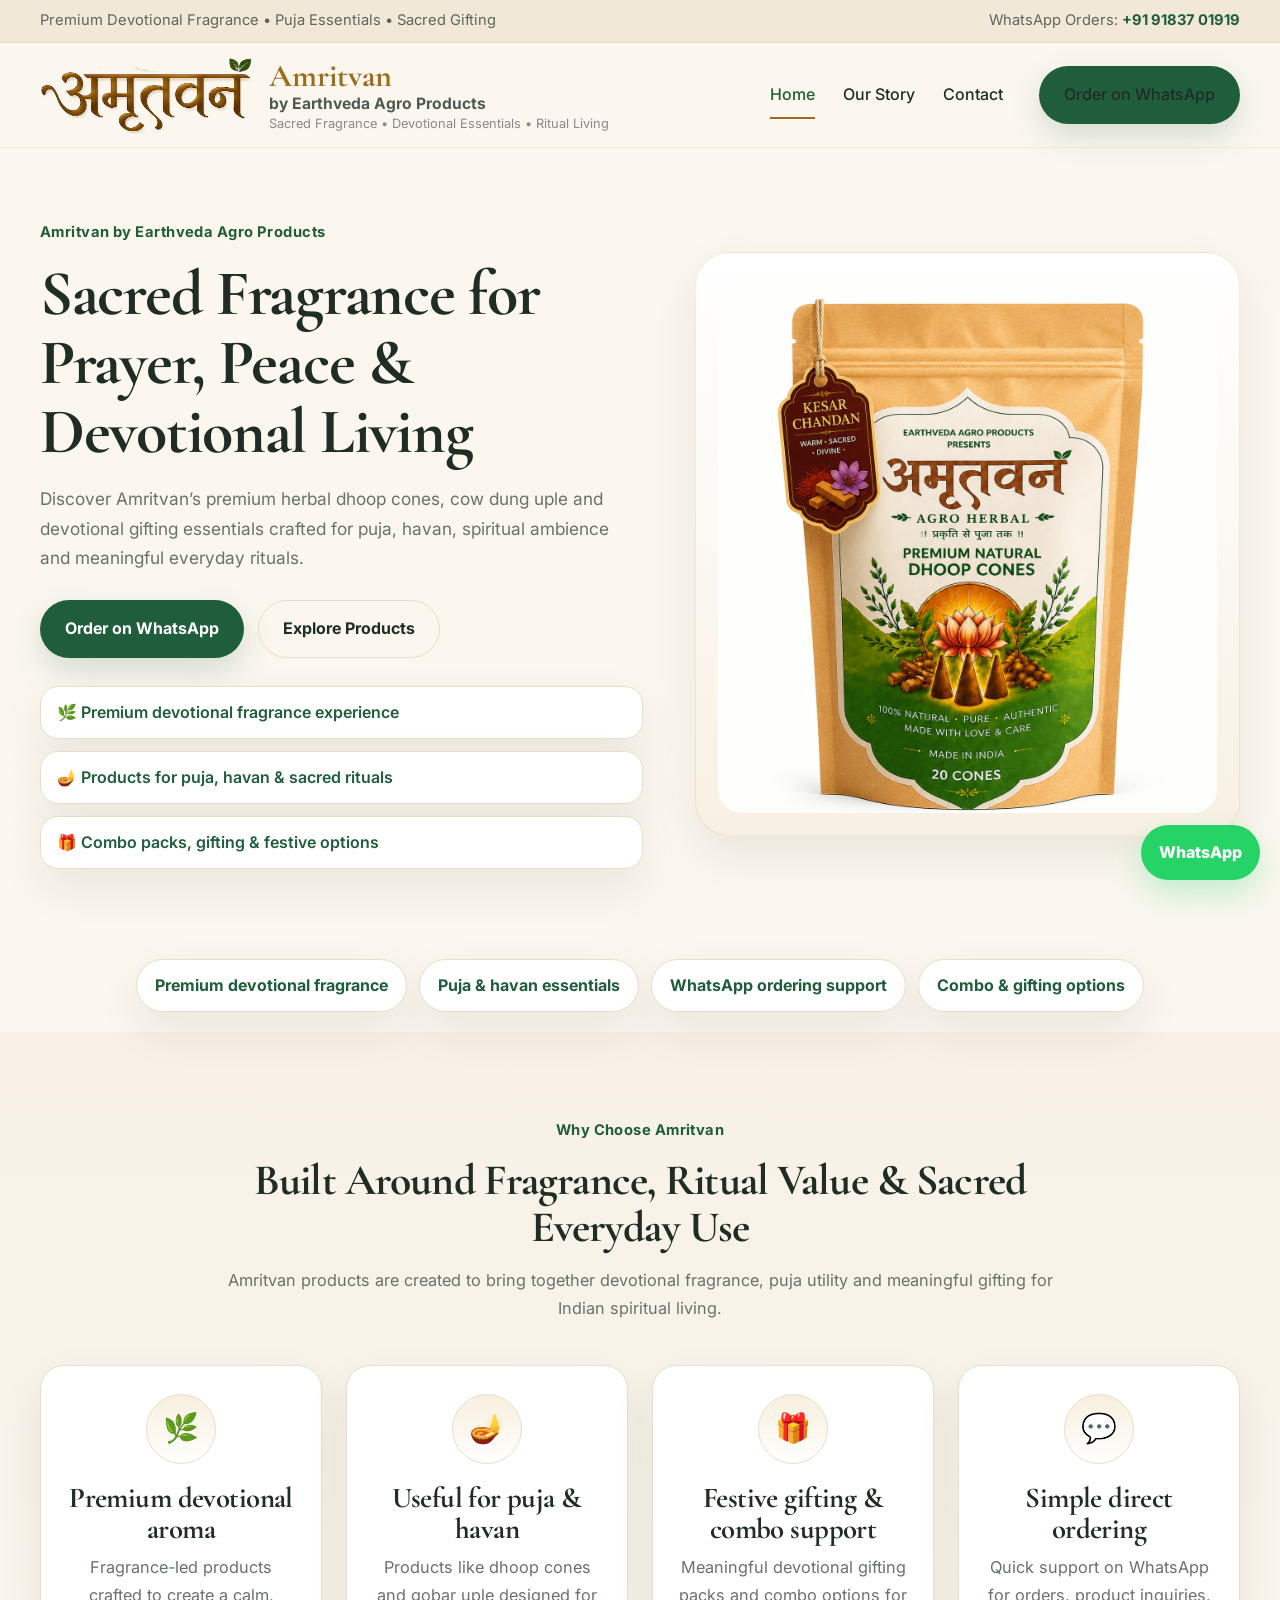
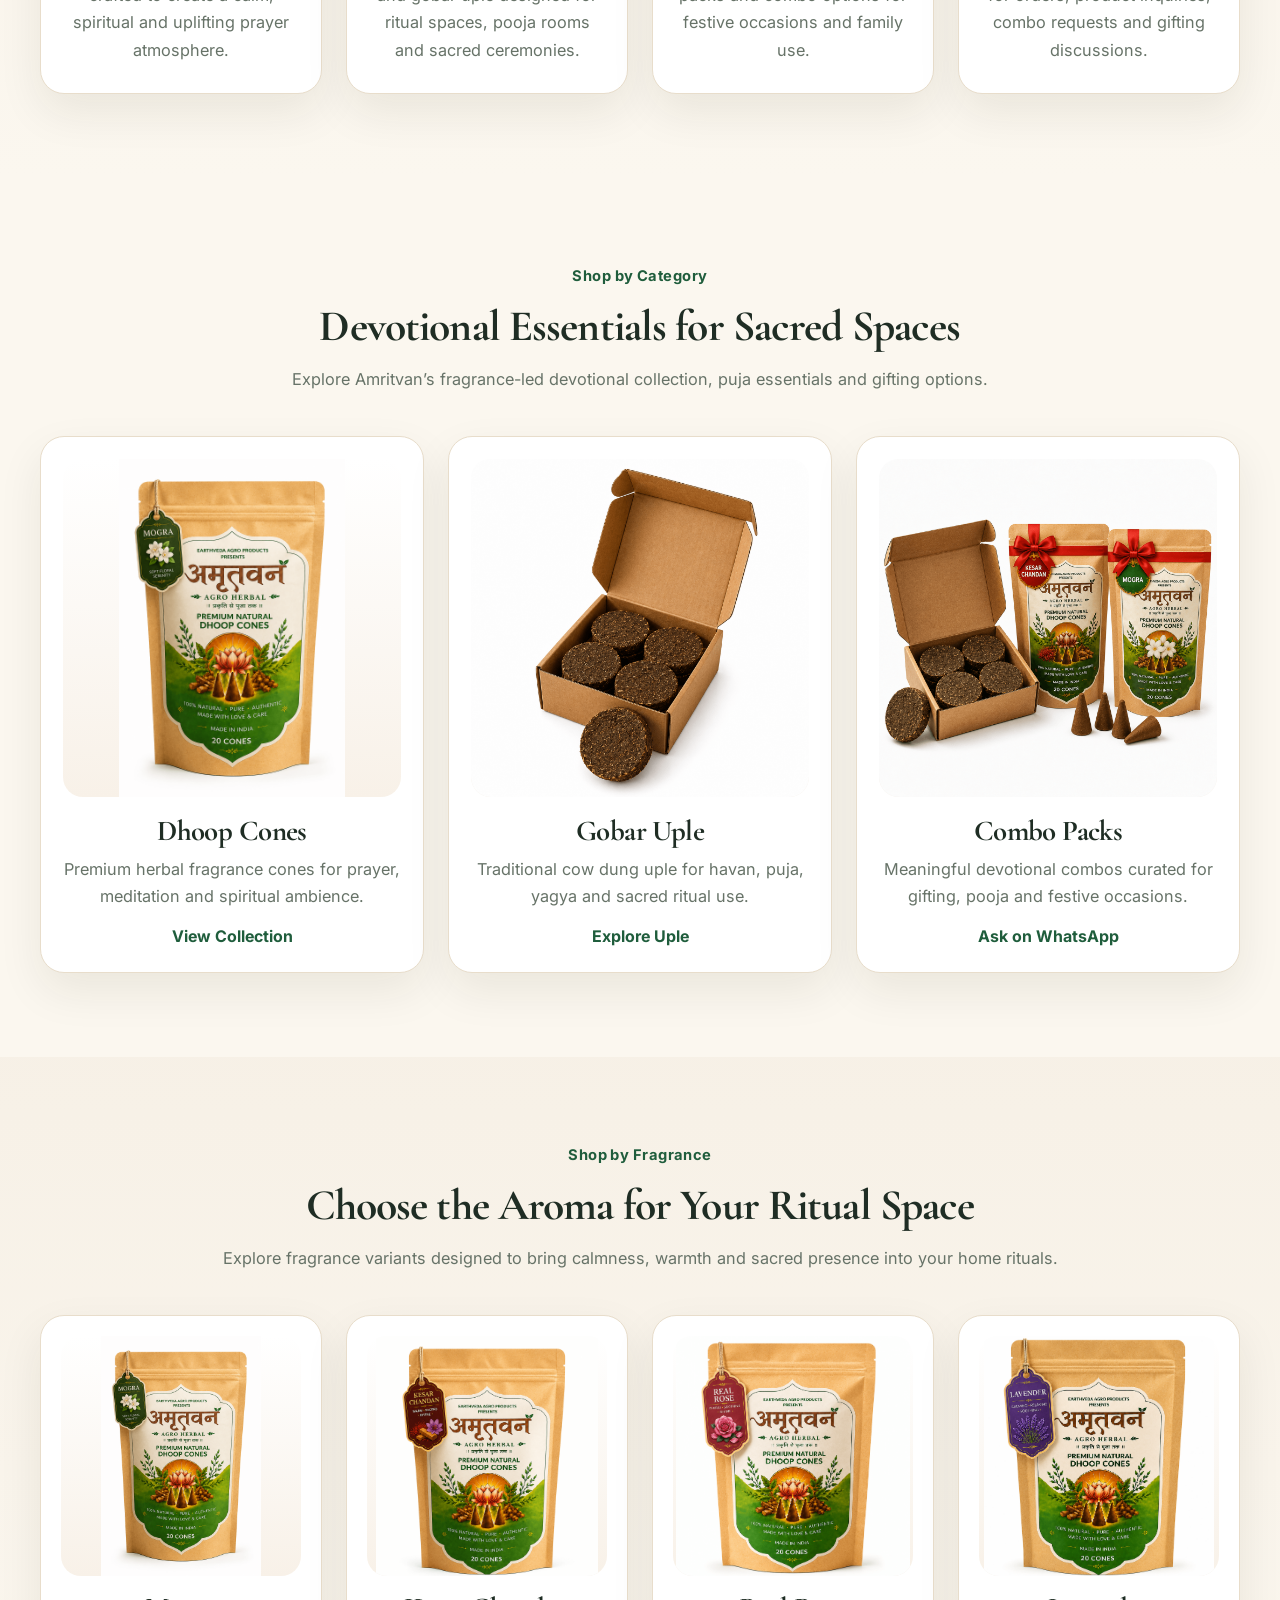
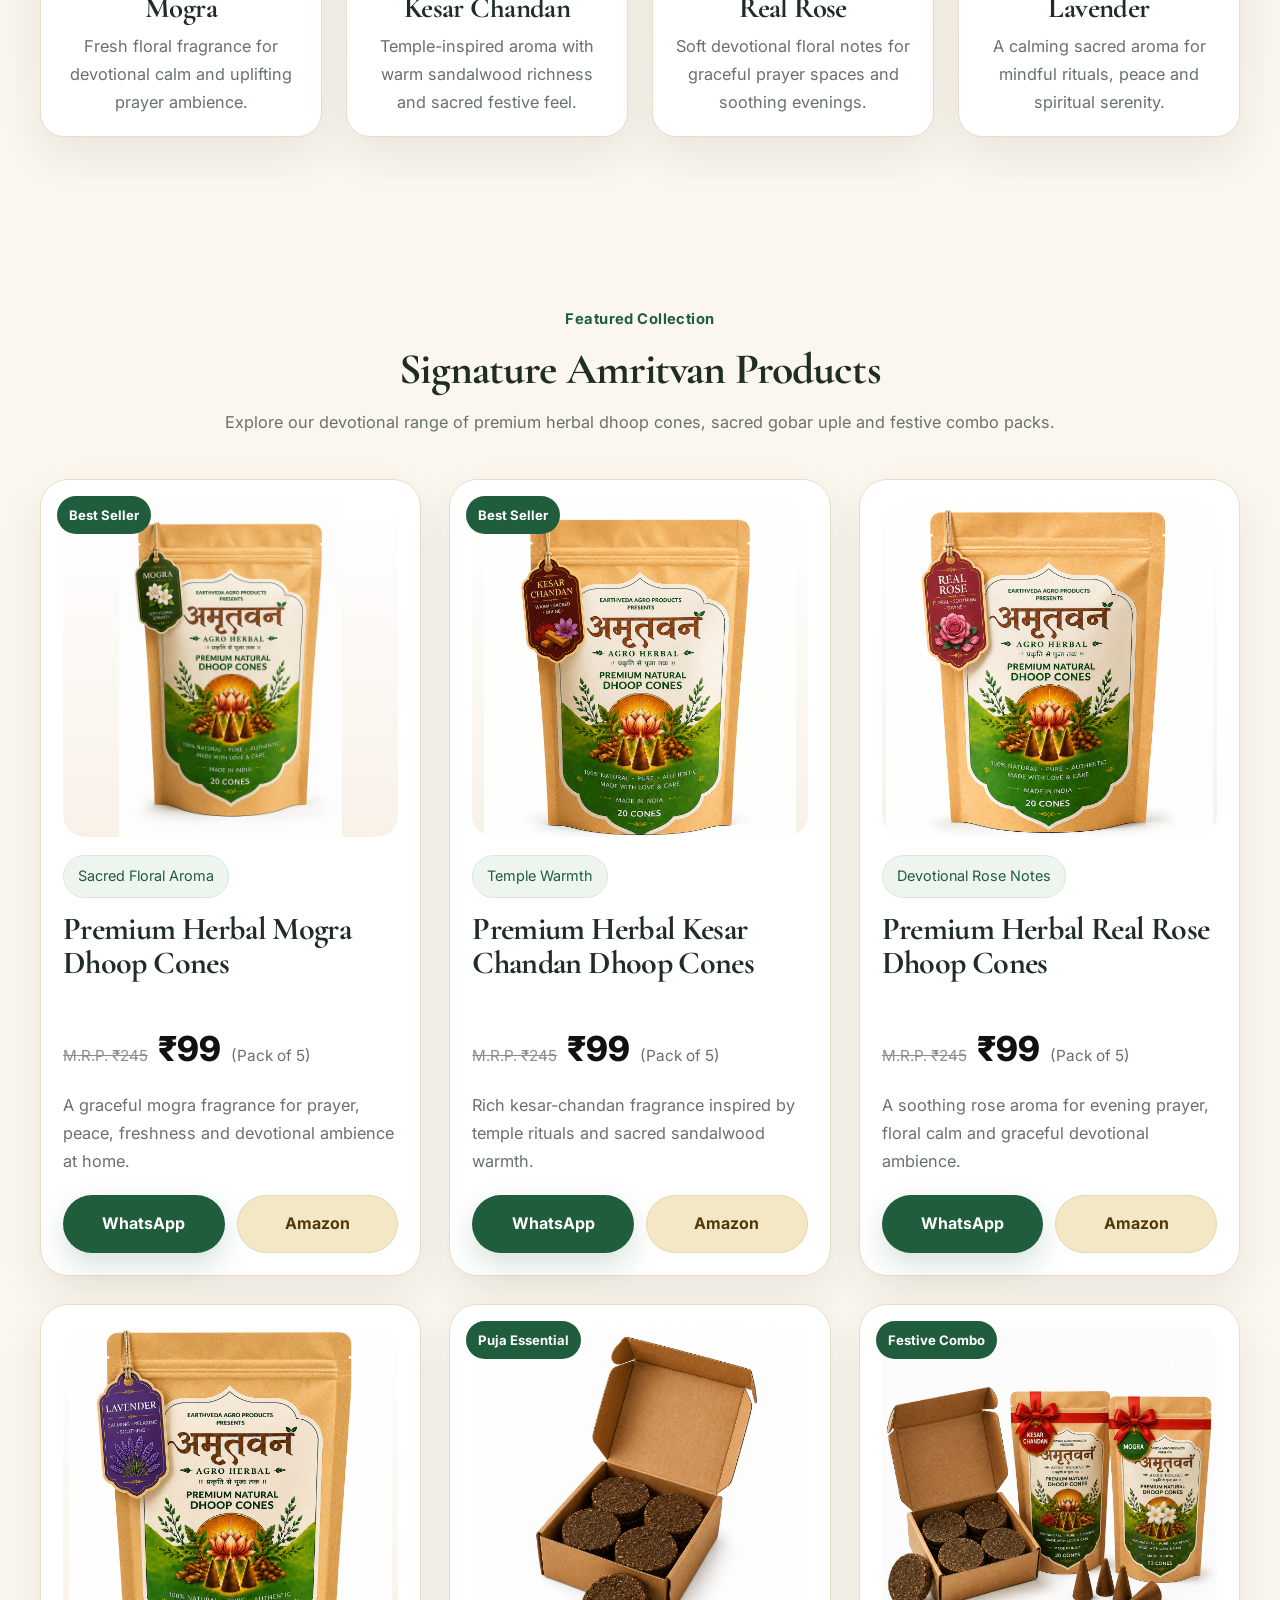
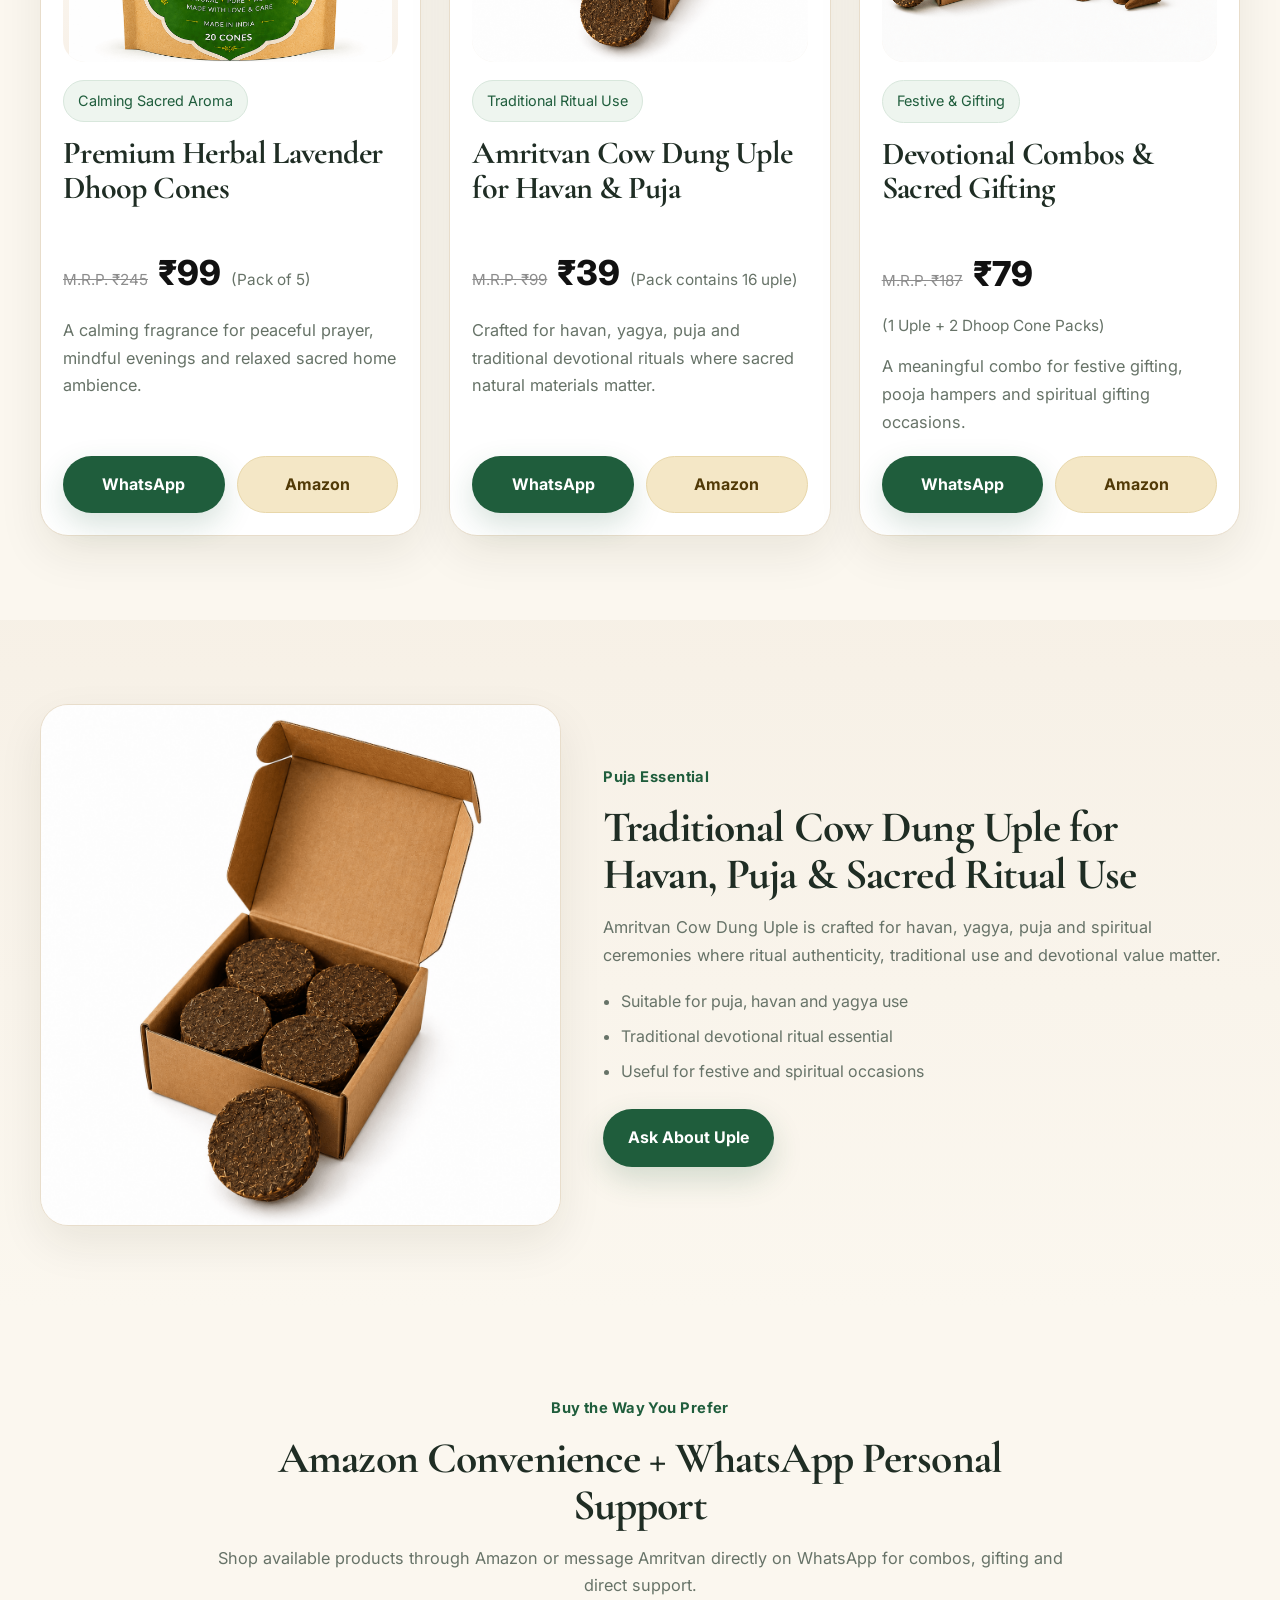
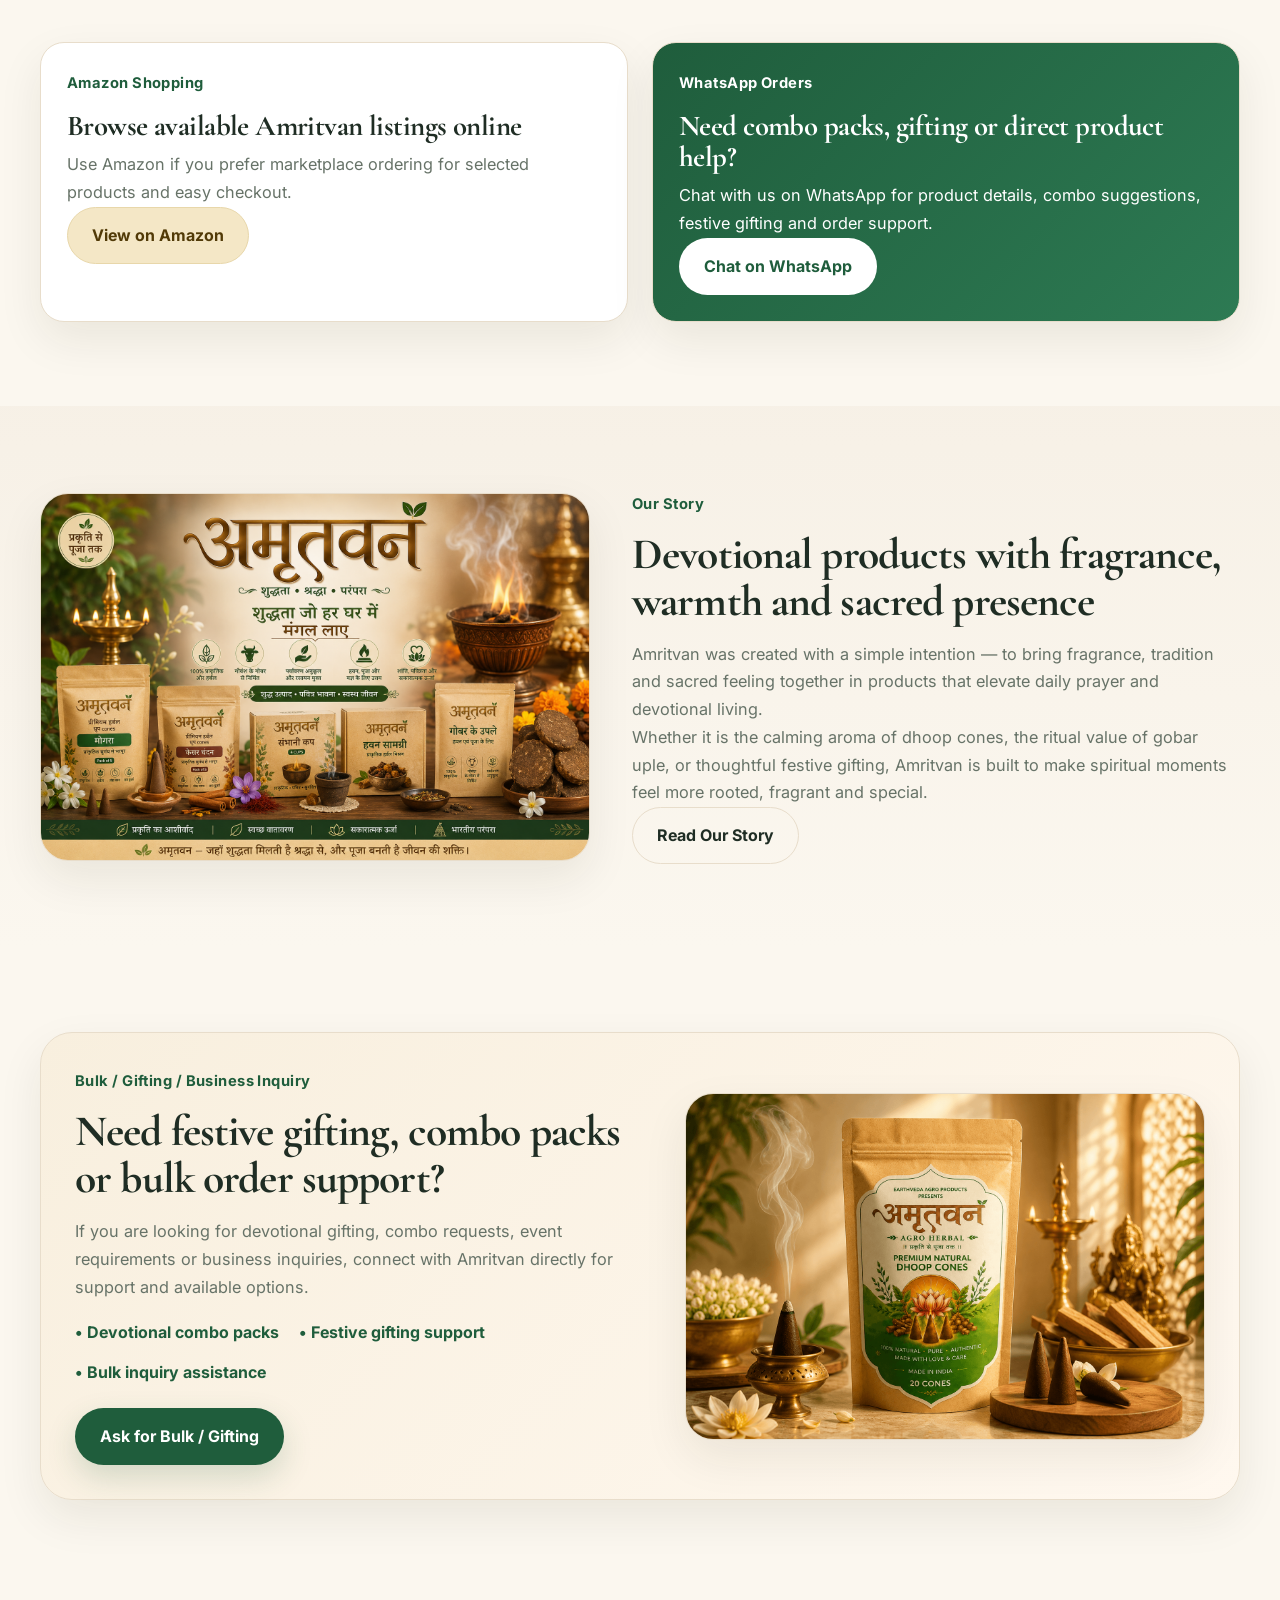
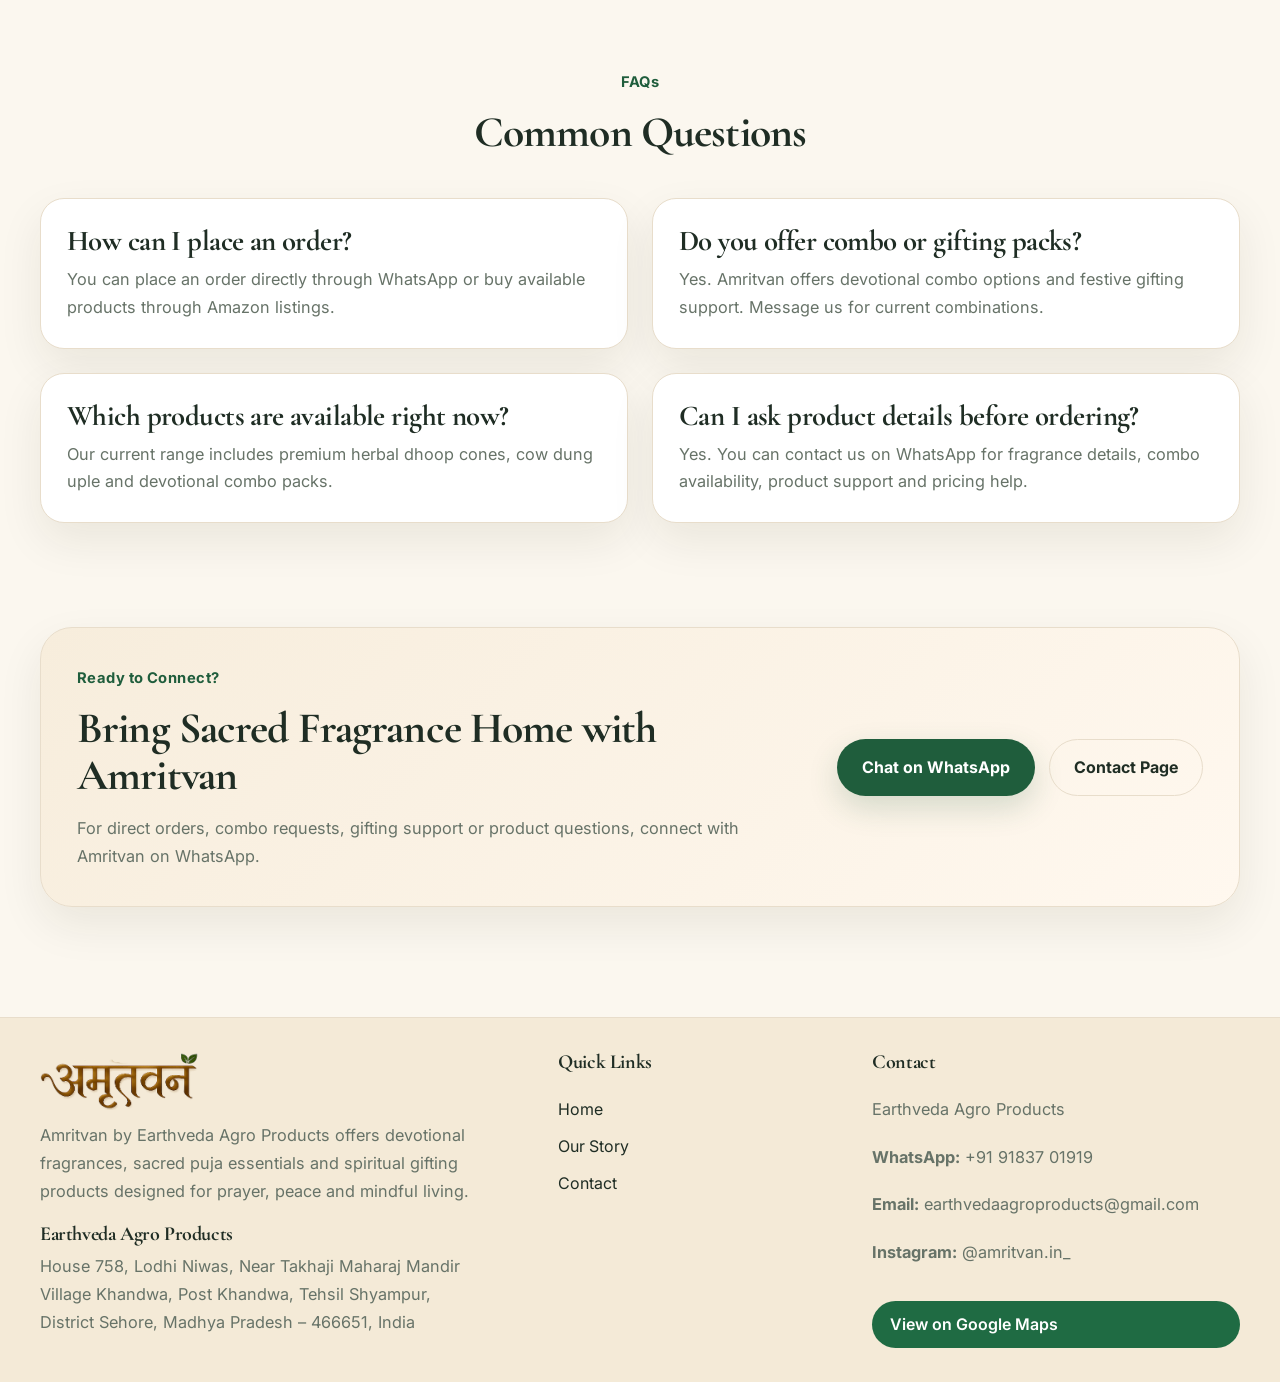
<file: index.html>
<!DOCTYPE html>
<html lang="en">
<head>
  <meta charset="UTF-8" />
  <meta name="viewport" content="width=device-width, initial-scale=1.0" />
  <title>Amritvan | Premium Dhoop Cones, Gobar Uple & Devotional Essentials</title>
  <meta
    name="description"
    content="Amritvan by Earthveda Agro Products offers premium herbal dhoop cones, gobar uple, puja essentials and devotional gifting products for sacred rituals, fragrance and spiritual living."
  />

  <link rel="preconnect" href="https://fonts.googleapis.com" />
  <link rel="preconnect" href="https://fonts.gstatic.com" crossorigin />
  <link
    href="https://fonts.googleapis.com/css2?family=Cormorant+Garamond:wght@500;600;700&family=Inter:wght@400;500;600;700;800&display=swap"
    rel="stylesheet"
  />

  <link rel="stylesheet" href="style.css" />
</head>
<body>

  <!-- TOP TRUST BAR -->
  <div class="topbar">
    <div class="container topbar-wrap">
      <span>Premium Devotional Fragrance • Puja Essentials • Sacred Gifting</span>
      <span>WhatsApp Orders: <a href="https://wa.me/919183701919" target="_blank">+91 91837 01919</a></span>
    </div>
  </div>

  <!-- HEADER -->
  <header class="site-header">
    <div class="container nav-wrap">
      <a href="index.html" class="brand">
        <img src="images/logo.png" alt="Amritvan logo" class="brand-logo" />
        <div class="brand-text">
          <span class="brand-title">Amritvan</span>
          <span class="brand-company">by Earthveda Agro Products</span>
          <span class="brand-tagline">Sacred Fragrance • Devotional Essentials • Ritual Living</span>
        </div>
      </a>

      <button class="mobile-toggle" id="mobileToggle" aria-label="Toggle menu">☰</button>

      <nav class="nav" id="mainNav">
        <a href="index.html" class="active">Home</a>
        <a href="about.html">Our Story</a>
        <a href="contact.html">Contact</a>
        <a href="https://wa.me/919183701919" target="_blank" class="btn btn-primary nav-btn">Order on WhatsApp</a>
      </nav>
    </div>
  </header>

  <main>

    <!-- HERO -->
    <section class="hero section">
      <div class="container hero-grid">
        <div class="hero-copy">
          <span class="eyebrow">Amritvan by Earthveda Agro Products</span>
          <h1>Sacred Fragrance for Prayer, Peace & Devotional Living</h1>
          <p class="hero-text">
            Discover Amritvan’s premium herbal dhoop cones, cow dung uple and devotional gifting essentials crafted for puja,
            havan, spiritual ambience and meaningful everyday rituals.
          </p>

          <div class="hero-actions">
            <a href="https://wa.me/919183701919" target="_blank" class="btn btn-primary">Order on WhatsApp</a>
            <a href="#products" class="btn btn-secondary">Explore Products</a>
          </div>

          <div class="hero-points">
            <div class="hero-point">🌿 Premium devotional fragrance experience</div>
            <div class="hero-point">🪔 Products for puja, havan & sacred rituals</div>
            <div class="hero-point">🎁 Combo packs, gifting & festive options</div>
          </div>
        </div>

        <div class="hero-visual">
          <div class="hero-image-card">
            <img src="images/hero-product.png" alt="Amritvan devotional product collection" />
          </div>
        </div>
      </div>
    </section>

    <!-- TRUST STRIP -->
    <section class="section section-tight">
      <div class="container">
        <div class="trust-strip">
          <div class="trust-pill">Premium devotional fragrance</div>
          <div class="trust-pill">Puja & havan essentials</div>
          <div class="trust-pill">WhatsApp ordering support</div>
          <div class="trust-pill">Combo & gifting options</div>
        </div>
      </div>
    </section>

    <!-- WHY CHOOSE -->
    <section class="section soft-section">
      <div class="container">
        <div class="section-head center">
          <span class="eyebrow">Why Choose Amritvan</span>
          <h2>Built Around Fragrance, Ritual Value & Sacred Everyday Use</h2>
          <p>
            Amritvan products are created to bring together devotional fragrance, puja utility and meaningful gifting for Indian spiritual living.
          </p>
        </div>

        <div class="value-grid">
          <article class="value-card">
            <div class="value-icon">🌿</div>
            <h3>Premium devotional aroma</h3>
            <p>Fragrance-led products crafted to create a calm, spiritual and uplifting prayer atmosphere.</p>
          </article>

          <article class="value-card">
            <div class="value-icon">🪔</div>
            <h3>Useful for puja & havan</h3>
            <p>Products like dhoop cones and gobar uple designed for ritual spaces, pooja rooms and sacred ceremonies.</p>
          </article>

          <article class="value-card">
            <div class="value-icon">🎁</div>
            <h3>Festive gifting & combo support</h3>
            <p>Meaningful devotional gifting packs and combo options for festive occasions and family use.</p>
          </article>

          <article class="value-card">
            <div class="value-icon">💬</div>
            <h3>Simple direct ordering</h3>
            <p>Quick support on WhatsApp for orders, product inquiries, combo requests and gifting discussions.</p>
          </article>
        </div>
      </div>
    </section>

    <!-- SHOP BY CATEGORY -->
    <section class="section">
      <div class="container">
        <div class="section-head center">
          <span class="eyebrow">Shop by Category</span>
          <h2>Devotional Essentials for Sacred Spaces</h2>
          <p>
            Explore Amritvan’s fragrance-led devotional collection, puja essentials and gifting options.
          </p>
        </div>

        <div class="category-grid">
          <article class="category-card">
            <div class="category-image">
              <img src="images/product-mogra.png" alt="Amritvan dhoop cones" />
            </div>
            <h3>Dhoop Cones</h3>
            <p>Premium herbal fragrance cones for prayer, meditation and spiritual ambience.</p>
            <a href="#products" class="category-link">View Collection</a>
          </article>

          <article class="category-card">
            <div class="category-image">
              <img src="images/uple.png" alt="Amritvan cow dung uple" />
            </div>
            <h3>Gobar Uple</h3>
            <p>Traditional cow dung uple for havan, puja, yagya and sacred ritual use.</p>
            <a href="#products" class="category-link">Explore Uple</a>
          </article>

          <article class="category-card">
            <div class="category-image">
              <img src="images/combo Uple pack 2 kesar and mogra.png" alt="Amritvan combo packs" />
            </div>
            <h3>Combo Packs</h3>
            <p>Meaningful devotional combos curated for gifting, pooja and festive occasions.</p>
            <a href="https://wa.me/919183701919?text=Hi%20Amritvan,%20I%20want%20combo%20pack%20details." target="_blank" class="category-link">Ask on WhatsApp</a>
          </article>
        </div>
      </div>
    </section>

    <!-- FRAGRANCES -->
    <section class="section soft-section">
      <div class="container">
        <div class="section-head center">
          <span class="eyebrow">Shop by Fragrance</span>
          <h2>Choose the Aroma for Your Ritual Space</h2>
          <p>
            Explore fragrance variants designed to bring calmness, warmth and sacred presence into your home rituals.
          </p>
        </div>

        <div class="fragrance-grid">
          <div class="fragrance-card">
            <div class="fragrance-image">
              <img src="images/product-mogra.png" alt="Mogra Dhoop Cones" />
            </div>
            <h3>Mogra</h3>
            <p>Fresh floral fragrance for devotional calm and uplifting prayer ambience.</p>
          </div>

          <div class="fragrance-card">
            <div class="fragrance-image">
              <img src="images/product-kesar-chandan.png" alt="Kesar Chandan Dhoop Cones" />
            </div>
            <h3>Kesar Chandan</h3>
            <p>Temple-inspired aroma with warm sandalwood richness and sacred festive feel.</p>
          </div>

          <div class="fragrance-card">
            <div class="fragrance-image">
              <img src="images/product-real-rose.png" alt="Real Rose Dhoop Cones" />
            </div>
            <h3>Real Rose</h3>
            <p>Soft devotional floral notes for graceful prayer spaces and soothing evenings.</p>
          </div>

          <div class="fragrance-card">
            <div class="fragrance-image">
              <img src="images/product-lavender.png" alt="Lavender Dhoop Cones" />
            </div>
            <h3>Lavender</h3>
            <p>A calming sacred aroma for mindful rituals, peace and spiritual serenity.</p>
          </div>
        </div>
      </div>
    </section>

    <!-- PRODUCTS -->
    <section id="products" class="section">
      <div class="container">
        <div class="section-head center">
          <span class="eyebrow">Featured Collection</span>
          <h2>Signature Amritvan Products</h2>
          <p>
            Explore our devotional range of premium herbal dhoop cones, sacred gobar uple and festive combo packs.
          </p>
        </div>

        <div class="product-grid">
          <article class="product-card">
            <div class="product-badge">Best Seller</div>
            <div class="product-image">
              <img src="images/product-mogra.png" alt="Amritvan Premium Herbal Mogra Dhoop Cones" />
            </div>
            <div class="tag-pill">Sacred Floral Aroma</div>
            <h3>Premium Herbal Mogra Dhoop Cones</h3>
            <div class="price-row">
              <span class="mrp">M.R.P. ₹245</span>
              <span class="price">₹99</span>
              <span class="pack">(Pack of 5)</span>
            </div>
            <p>A graceful mogra fragrance for prayer, peace, freshness and devotional ambience at home.</p>
            <div class="card-actions two-btn">
              <a class="btn btn-primary" href="https://wa.me/919183701919?text=Hi%20Amritvan,%20I%20want%20Premium%20Herbal%20Mogra%20Dhoop%20Cones." target="_blank">WhatsApp</a>
              <a class="btn btn-amazon" href="https://amzn.in/d/04A7YijQ" target="_blank">Amazon</a>
            </div>
          </article>

          <article class="product-card">
            <div class="product-badge">Best Seller</div>
            <div class="product-image">
              <img src="images/product-kesar-chandan.png" alt="Amritvan Premium Herbal Kesar Chandan Dhoop Cones" />
            </div>
            <div class="tag-pill">Temple Warmth</div>
            <h3>Premium Herbal Kesar Chandan Dhoop Cones</h3>
            <div class="price-row">
              <span class="mrp">M.R.P. ₹245</span>
              <span class="price">₹99</span>
              <span class="pack">(Pack of 5)</span>
            </div>
            <p>Rich kesar-chandan fragrance inspired by temple rituals and sacred sandalwood warmth.</p>
            <div class="card-actions two-btn">
              <a class="btn btn-primary" href="https://wa.me/919183701919?text=Hi%20Amritvan,%20I%20want%20Premium%20Herbal%20Kesar%20Chandan%20Dhoop%20Cones." target="_blank">WhatsApp</a>
              <a class="btn btn-amazon" href="https://amzn.in/d/00OALeRg" target="_blank">Amazon</a>
            </div>
          </article>

          <article class="product-card">
            <div class="product-image">
              <img src="images/product-real-rose.png" alt="Amritvan Premium Herbal Real Rose Dhoop Cones" />
            </div>
            <div class="tag-pill">Devotional Rose Notes</div>
            <h3>Premium Herbal Real Rose Dhoop Cones</h3>
            <div class="price-row">
              <span class="mrp">M.R.P. ₹245</span>
              <span class="price">₹99</span>
              <span class="pack">(Pack of 5)</span>
            </div>
            <p>A soothing rose aroma for evening prayer, floral calm and graceful devotional ambience.</p>
            <div class="card-actions two-btn">
              <a class="btn btn-primary" href="https://wa.me/919183701919?text=Hi%20Amritvan,%20I%20want%20Premium%20Herbal%20Real%20Rose%20Dhoop%20Cones." target="_blank">WhatsApp</a>
              <a class="btn btn-amazon" href="#" target="_blank">Amazon</a>
            </div>
          </article>

          <article class="product-card">
            <div class="product-image">
              <img src="images/product-lavender.png" alt="Amritvan Premium Herbal Lavender Dhoop Cones" />
            </div>
            <div class="tag-pill">Calming Sacred Aroma</div>
            <h3>Premium Herbal Lavender Dhoop Cones</h3>
            <div class="price-row">
              <span class="mrp">M.R.P. ₹245</span>
              <span class="price">₹99</span>
              <span class="pack">(Pack of 5)</span>
            </div>
            <p>A calming fragrance for peaceful prayer, mindful evenings and relaxed sacred home ambience.</p>
            <div class="card-actions two-btn">
              <a class="btn btn-primary" href="https://wa.me/919183701919?text=Hi%20Amritvan,%20I%20want%20Premium%20Herbal%20Lavender%20Dhoop%20Cones." target="_blank">WhatsApp</a>
              <a class="btn btn-amazon" href="#" target="_blank">Amazon</a>
            </div>
          </article>

          <article class="product-card">
            <div class="product-badge">Puja Essential</div>
            <div class="product-image">
              <img src="images/uple.png" alt="Amritvan Cow Dung Uple for Havan and Puja" />
            </div>
            <div class="tag-pill">Traditional Ritual Use</div>
            <h3>Amritvan Cow Dung Uple for Havan &amp; Puja</h3>
            <div class="price-row">
              <span class="mrp">M.R.P. ₹99</span>
              <span class="price">₹39</span>
              <span class="pack">(Pack contains 16 uple)</span>
            </div>
            <p>Crafted for havan, yagya, puja and traditional devotional rituals where sacred natural materials matter.</p>
            <div class="card-actions two-btn">
              <a class="btn btn-primary" href="https://wa.me/919183701919?text=Hi%20Amritvan,%20I%20want%20Cow%20Dung%20Uple%20for%20Havan%20and%20Puja." target="_blank">WhatsApp</a>
              <a class="btn btn-amazon" href="https://amzn.in/d/0e2FpZiS" target="_blank">Amazon</a>
            </div>
          </article>

          <article class="product-card">
            <div class="product-badge">Festive Combo</div>
            <div class="product-image">
              <img src="images/combo Uple pack 2 kesar and mogra.png" alt="Amritvan devotional combo pack" />
            </div>
            <div class="tag-pill">Festive & Gifting</div>
            <h3>Devotional Combos & Sacred Gifting</h3>
            <div class="price-row">
              <span class="mrp">M.R.P. ₹187</span>
              <span class="price">₹79</span>
              <span class="pack">(1 Uple + 2 Dhoop Cone Packs)</span>
            </div>
            <p>A meaningful combo for festive gifting, pooja hampers and spiritual gifting occasions.</p>
            <div class="card-actions two-btn">
              <a class="btn btn-primary" href="https://wa.me/919183701919?text=Hi%20Amritvan,%20I%20want%20to%20know%20about%20combo%20packs." target="_blank">WhatsApp</a>
              <a class="btn btn-amazon" href="https://amzn.in/d/04M5Zel4" target="_blank">Amazon</a>
            </div>
          </article>
        </div>
      </div>
    </section>

    <!-- UPLE FEATURE -->
    <section class="section soft-section">
      <div class="container feature-grid">
        <div class="feature-image">
          <img src="images/uple.png" alt="Amritvan Cow Dung Uple" />
        </div>

        <div class="feature-copy">
          <span class="eyebrow">Puja Essential</span>
          <h2>Traditional Cow Dung Uple for Havan, Puja & Sacred Ritual Use</h2>
          <p>
            Amritvan Cow Dung Uple is crafted for havan, yagya, puja and spiritual ceremonies where ritual authenticity,
            traditional use and devotional value matter.
          </p>
          <ul class="feature-list">
            <li>Suitable for puja, havan and yagya use</li>
            <li>Traditional devotional ritual essential</li>
            <li>Useful for festive and spiritual occasions</li>
          </ul>
          <a href="https://wa.me/919183701919?text=Hi%20Amritvan,%20I%20want%20Cow%20Dung%20Uple." target="_blank" class="btn btn-primary">Ask About Uple</a>
        </div>
      </div>
    </section>

    <!-- BUY OPTIONS -->
    <section class="section">
      <div class="container">
        <div class="section-head center">
          <span class="eyebrow">Buy the Way You Prefer</span>
          <h2>Amazon Convenience + WhatsApp Personal Support</h2>
          <p>
            Shop available products through Amazon or message Amritvan directly on WhatsApp for combos, gifting and direct support.
          </p>
        </div>

        <div class="dual-cta-grid">
          <div class="dual-cta-card">
            <span class="eyebrow">Amazon Shopping</span>
            <h3>Browse available Amritvan listings online</h3>
            <p>Use Amazon if you prefer marketplace ordering for selected products and easy checkout.</p>
            <a href="#" class="btn btn-amazon">View on Amazon</a>
          </div>

          <div class="dual-cta-card green-card">
            <span class="eyebrow">WhatsApp Orders</span>
            <h3>Need combo packs, gifting or direct product help?</h3>
            <p>Chat with us on WhatsApp for product details, combo suggestions, festive gifting and order support.</p>
            <a href="https://wa.me/919183701919" target="_blank" class="btn btn-light">Chat on WhatsApp</a>
          </div>
        </div>
      </div>
    </section>

    <!-- ABOUT PREVIEW -->
    <section class="section soft-section">
      <div class="container story-grid">
        <div class="story-image">
          <img src="images/about-brand.png" alt="About Amritvan brand" />
        </div>

        <div class="story-copy">
          <span class="eyebrow">Our Story</span>
          <h2>Devotional products with fragrance, warmth and sacred presence</h2>
          <p>
            Amritvan was created with a simple intention — to bring fragrance, tradition and sacred feeling together in products
            that elevate daily prayer and devotional living.
          </p>
          <p>
            Whether it is the calming aroma of dhoop cones, the ritual value of gobar uple, or thoughtful festive gifting,
            Amritvan is built to make spiritual moments feel more rooted, fragrant and special.
          </p>
          <a href="about.html" class="btn btn-secondary">Read Our Story</a>
        </div>
      </div>
    </section>

    <!-- BULK / WHOLESALE / GIFTING -->
    <section class="section">
      <div class="container">
        <div class="bulk-banner">
          <div class="bulk-copy">
            <span class="eyebrow">Bulk / Gifting / Business Inquiry</span>
            <h2>Need festive gifting, combo packs or bulk order support?</h2>
            <p>
              If you are looking for devotional gifting, combo requests, event requirements or business inquiries,
              connect with Amritvan directly for support and available options.
            </p>
            <div class="bulk-points">
              <span>• Devotional combo packs</span>
              <span>• Festive gifting support</span>
              <span>• Bulk inquiry assistance</span>
            </div>
            <a href="https://wa.me/919183701919?text=Hi%20Amritvan,%20I%20want%20bulk%20or%20gifting%20details." target="_blank" class="btn btn-primary">
              Ask for Bulk / Gifting
            </a>
          </div>

          <div class="bulk-image">
            <img src="images/hero-product1.png" alt="Amritvan gifting and devotional collection" />
          </div>
        </div>
      </div>
    </section>

    <!-- FAQ -->
    <section class="section faq-section">
      <div class="container">
        <div class="section-head center">
          <span class="eyebrow">FAQs</span>
          <h2>Common Questions</h2>
        </div>

        <div class="faq-grid">
          <div class="faq-card">
            <h3>How can I place an order?</h3>
            <p>You can place an order directly through WhatsApp or buy available products through Amazon listings.</p>
          </div>

          <div class="faq-card">
            <h3>Do you offer combo or gifting packs?</h3>
            <p>Yes. Amritvan offers devotional combo options and festive gifting support. Message us for current combinations.</p>
          </div>

          <div class="faq-card">
            <h3>Which products are available right now?</h3>
            <p>Our current range includes premium herbal dhoop cones, cow dung uple and devotional combo packs.</p>
          </div>

          <div class="faq-card">
            <h3>Can I ask product details before ordering?</h3>
            <p>Yes. You can contact us on WhatsApp for fragrance details, combo availability, product support and pricing help.</p>
          </div>
        </div>
      </div>
    </section>

    <!-- FINAL CTA -->
    <section class="section section-last">
      <div class="container">
        <div class="cta-box">
          <div class="cta-copy">
            <span class="eyebrow">Ready to Connect?</span>
            <h2>Bring Sacred Fragrance Home with Amritvan</h2>
            <p>
              For direct orders, combo requests, gifting support or product questions, connect with Amritvan on WhatsApp.
            </p>
          </div>

          <div class="cta-actions">
            <a href="https://wa.me/919183701919" target="_blank" class="btn btn-primary">Chat on WhatsApp</a>
            <a href="contact.html" class="btn btn-secondary">Contact Page</a>
          </div>
        </div>
      </div>
    </section>

  </main>

  <!-- FOOTER -->
  <footer class="site-footer">
  <div class="container footer-wrap">
    <div class="footer-brand">
      <img src="images/logo.png" alt="Amritvan logo" class="footer-logo" />
      <p class="footer-text">
        Amritvan by Earthveda Agro Products offers devotional fragrances, sacred puja essentials and spiritual gifting
        products designed for prayer, peace and mindful living.
      </p>

      <div class="footer-address">
        <h4>Earthveda Agro Products</h4>
        <p>
          House 758, Lodhi Niwas, Near Takhaji Maharaj Mandir<br />
          Village Khandwa, Post Khandwa, Tehsil Shyampur,<br />
          District Sehore, Madhya Pradesh – 466651, India
        </p>
      </div>
    </div>

    <div class="footer-links">
      <h4>Quick Links</h4>
      <a href="index.html">Home</a>
      <a href="about.html">Our Story</a>
      <a href="contact.html">Contact</a>
    </div>

    <div class="footer-contact">
      <h4>Contact</h4>
      <p><strong></strong> Earthveda Agro Products</p>
      <p><strong>WhatsApp:</strong> <a href="https://wa.me/919183701919" target="_blank">+91 91837 01919</a></p>
      <p><strong>Email:</strong> <a href="mailto:earthvedaagroproducts@gmail.com">earthvedaagroproducts@gmail.com</a></p>
      <p><strong>Instagram:</strong> <a href="https://instagram.com/amritvan.in_" target="_blank">@amritvan.in_</a></p>

      <a
        href="https://maps.app.goo.gl/VDYG4WExjJm3NHpZ6"
        target="_blank"
        class="footer-map-btn"
      >
        View on Google Maps
      </a>
    </div>
  </div>  
</footer>

  <a class="floating-whatsapp" href="https://wa.me/919183701919" target="_blank" aria-label="Chat on WhatsApp">WhatsApp</a>

  <div class="mobile-sticky-bar">
    <a href="https://wa.me/919183701919" target="_blank">WhatsApp Order</a>
  </div>

  <script src="script.js"></script>
</body>
</html>
</file>
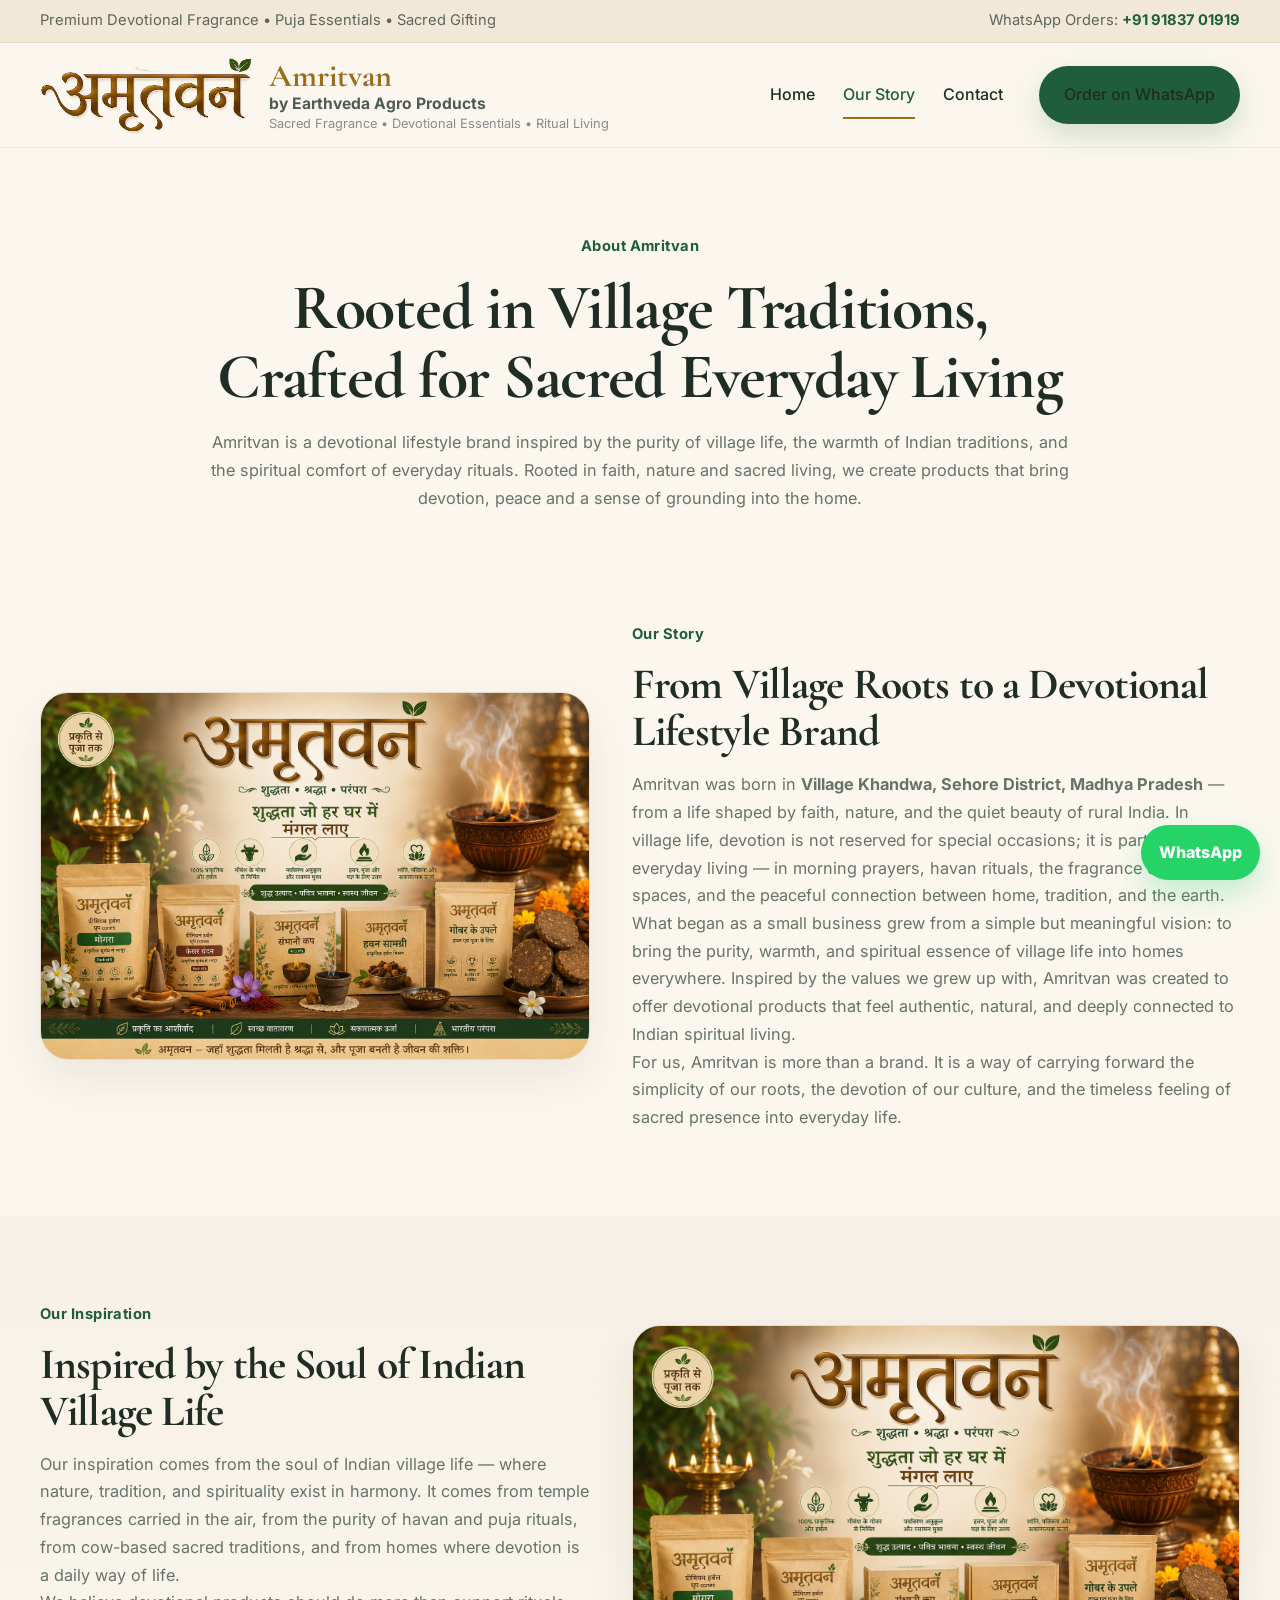
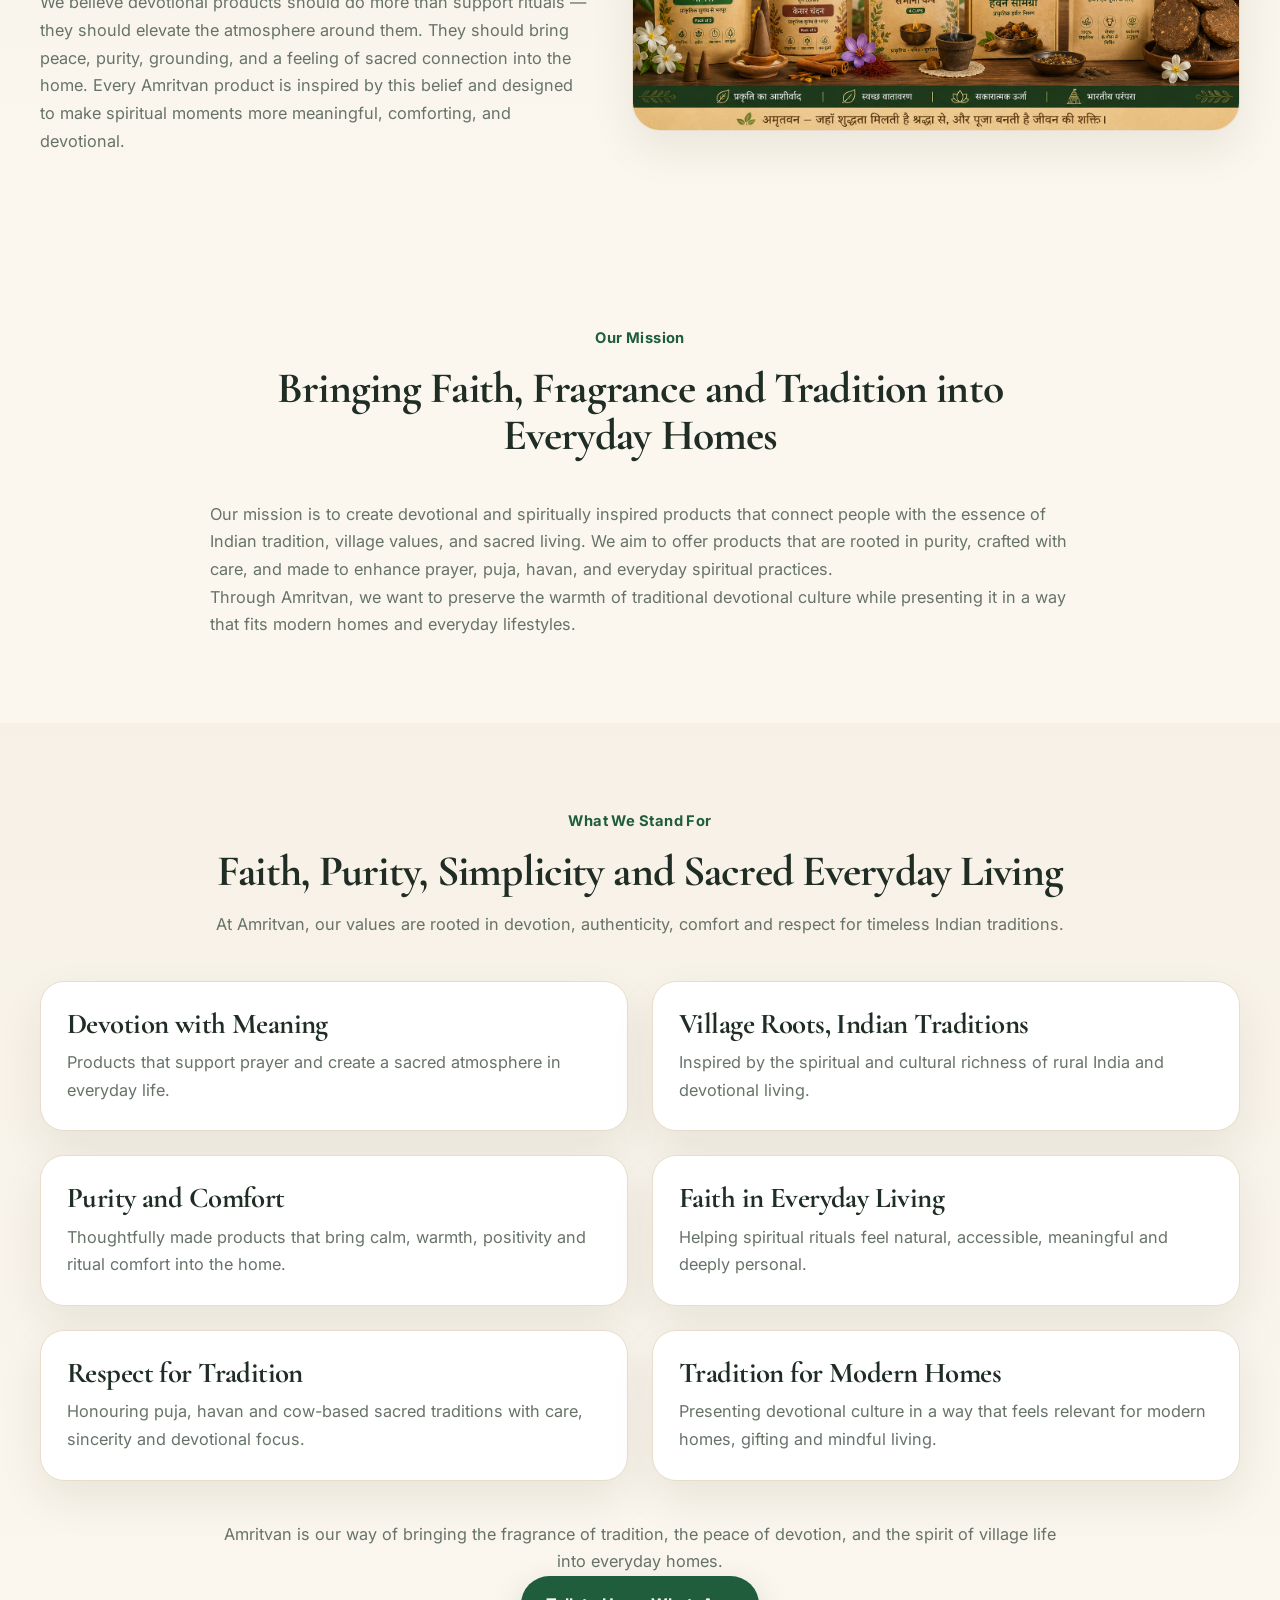
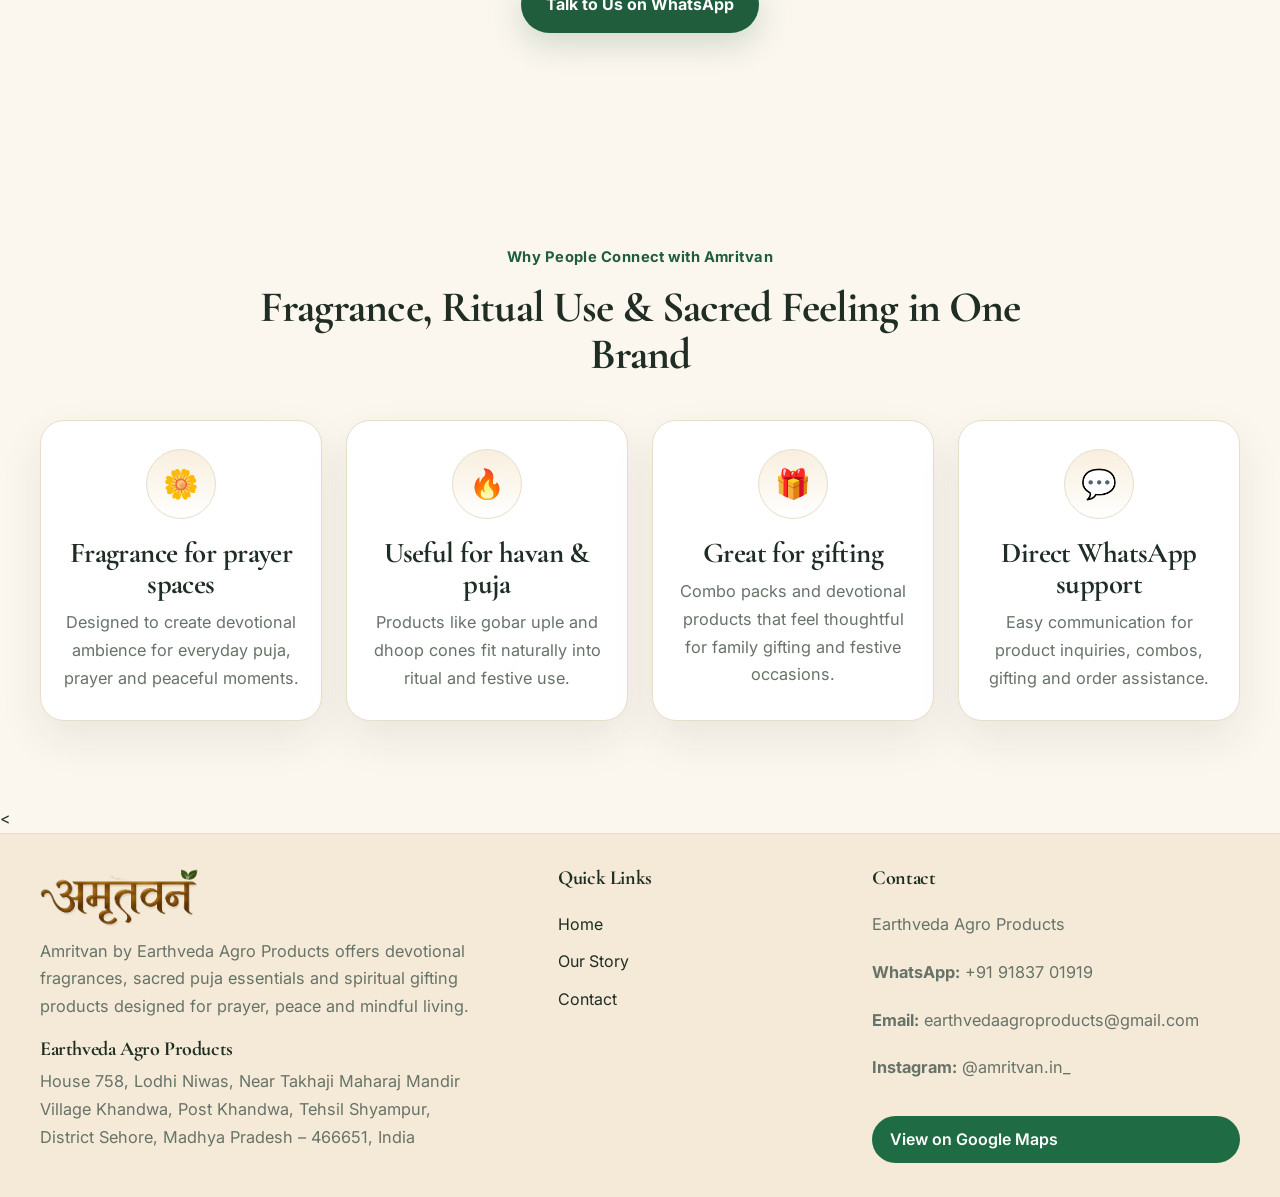
<file: about.html>
<!DOCTYPE html>
<html lang="en">
<head>
  <meta charset="UTF-8" />
  <meta name="viewport" content="width=device-width, initial-scale=1.0" />
  <title>Our Story | Amritvan</title>
  <meta
    name="description"
    content="Learn about Amritvan by Earthveda Agro Products — a devotional lifestyle brand inspired by village life, Indian traditions, sacred fragrance and spiritual living."
  />

  <link rel="preconnect" href="https://fonts.googleapis.com" />
  <link rel="preconnect" href="https://fonts.gstatic.com" crossorigin />
  <link
    href="https://fonts.googleapis.com/css2?family=Cormorant+Garamond:wght@500;600;700&family=Inter:wght@400;500;600;700;800&display=swap"
    rel="stylesheet"
  />

  <link rel="stylesheet" href="style.css" />
</head>
<body>

  <div class="topbar">
    <div class="container topbar-wrap">
      <span>Premium Devotional Fragrance • Puja Essentials • Sacred Gifting</span>
      <span>WhatsApp Orders: <a href="https://wa.me/919183701919" target="_blank">+91 91837 01919</a></span>
    </div>
  </div>

  <header class="site-header">
    <div class="container nav-wrap">
      <a href="index.html" class="brand">
        <img src="images/logo.png" alt="Amritvan logo" class="brand-logo" />
        <div class="brand-text">
          <span class="brand-title">Amritvan</span>
          <span class="brand-company">by Earthveda Agro Products</span>
          <span class="brand-tagline">Sacred Fragrance • Devotional Essentials • Ritual Living</span>
        </div>
      </a>

      <button class="mobile-toggle" id="mobileToggle" aria-label="Toggle menu">☰</button>

      <nav class="nav" id="mainNav">
        <a href="index.html">Home</a>
        <a href="about.html" class="active">Our Story</a>
        <a href="contact.html">Contact</a>
        <a href="https://wa.me/919183701919" target="_blank" class="btn btn-primary nav-btn">Order on WhatsApp</a>
      </nav>
    </div>
  </header>

  <main>
    <!-- HERO -->
    <section class="page-hero section">
      <div class="container narrow center">
        <span class="eyebrow">About Amritvan</span>
        <h1>Rooted in Village Traditions, Crafted for Sacred Everyday Living</h1>
        <p>
          Amritvan is a devotional lifestyle brand inspired by the purity of village life, the warmth of Indian traditions,
          and the spiritual comfort of everyday rituals. Rooted in faith, nature and sacred living, we create products that
          bring devotion, peace and a sense of grounding into the home.
        </p>
      </div>
    </section>

    <!-- OUR STORY -->
    <section class="section">
      <div class="container story-grid">
        <div class="story-image">
          <img src="images/about-brand.png" alt="Amritvan brand story" />
        </div>

        <div class="story-copy">
          <span class="eyebrow">Our Story</span>
          <h2>From Village Roots to a Devotional Lifestyle Brand</h2>
          <p>
            Amritvan was born in <strong>Village Khandwa, Sehore District, Madhya Pradesh</strong> — from a life shaped by faith,
            nature, and the quiet beauty of rural India. In village life, devotion is not reserved for special occasions; it is
            part of everyday living — in morning prayers, havan rituals, the fragrance of sacred spaces, and the peaceful
            connection between home, tradition, and the earth.
          </p>
          <p>
            What began as a small business grew from a simple but meaningful vision: to bring the purity, warmth, and spiritual
            essence of village life into homes everywhere. Inspired by the values we grew up with, Amritvan was created to offer
            devotional products that feel authentic, natural, and deeply connected to Indian spiritual living.
          </p>
          <p>
            For us, Amritvan is more than a brand. It is a way of carrying forward the simplicity of our roots, the devotion of
            our culture, and the timeless feeling of sacred presence into everyday life.
          </p>
        </div>
      </div>
    </section>

    <!-- OUR INSPIRATION -->
    <section class="section soft-section">
      <div class="container story-grid reverse-on-desktop">
        <div class="story-copy">
          <span class="eyebrow">Our Inspiration</span>
          <h2>Inspired by the Soul of Indian Village Life</h2>
          <p>
            Our inspiration comes from the soul of Indian village life — where nature, tradition, and spirituality exist in harmony.
            It comes from temple fragrances carried in the air, from the purity of havan and puja rituals, from cow-based sacred
            traditions, and from homes where devotion is a daily way of life.
          </p>
          <p>
            We believe devotional products should do more than support rituals — they should elevate the atmosphere around them.
            They should bring peace, purity, grounding, and a feeling of sacred connection into the home. Every Amritvan product
            is inspired by this belief and designed to make spiritual moments more meaningful, comforting, and devotional.
          </p>
        </div>

        <div class="story-image">
          <img src="images/about-brand.png" alt="Amritvan inspiration and devotional living" />
        </div>
      </div>
    </section>

    <!-- OUR MISSION -->
    <section class="section">
      <div class="container narrow">
        <div class="section-head center">
          <span class="eyebrow">Our Mission</span>
          <h2>Bringing Faith, Fragrance and Tradition into Everyday Homes</h2>
        </div>

        <div class="story-copy" style="max-width: 900px; margin: 0 auto;">
          <p>
            Our mission is to create devotional and spiritually inspired products that connect people with the essence of Indian
            tradition, village values, and sacred living. We aim to offer products that are rooted in purity, crafted with care,
            and made to enhance prayer, puja, havan, and everyday spiritual practices.
          </p>
          <p>
            Through Amritvan, we want to preserve the warmth of traditional devotional culture while presenting it in a way that
            fits modern homes and everyday lifestyles.
          </p>
        </div>
      </div>
    </section>

    <!-- WHAT WE STAND FOR -->
    <section class="section soft-section">
      <div class="container">
        <div class="section-head center">
          <span class="eyebrow">What We Stand For</span>
          <h2>Faith, Purity, Simplicity and Sacred Everyday Living</h2>
          <p>
            At Amritvan, our values are rooted in devotion, authenticity, comfort and respect for timeless Indian traditions.
          </p>
        </div>

        <div class="faq-grid about-mini-grid">
          <div class="faq-card">
            <h3>Devotion with Meaning</h3>
            <p>Products that support prayer and create a sacred atmosphere in everyday life.</p>
          </div>

          <div class="faq-card">
            <h3>Village Roots, Indian Traditions</h3>
            <p>Inspired by the spiritual and cultural richness of rural India and devotional living.</p>
          </div>

          <div class="faq-card">
            <h3>Purity and Comfort</h3>
            <p>Thoughtfully made products that bring calm, warmth, positivity and ritual comfort into the home.</p>
          </div>

          <div class="faq-card">
            <h3>Faith in Everyday Living</h3>
            <p>Helping spiritual rituals feel natural, accessible, meaningful and deeply personal.</p>
          </div>

          <div class="faq-card">
            <h3>Respect for Tradition</h3>
            <p>Honouring puja, havan and cow-based sacred traditions with care, sincerity and devotional focus.</p>
          </div>

          <div class="faq-card">
            <h3>Tradition for Modern Homes</h3>
            <p>Presenting devotional culture in a way that feels relevant for modern homes, gifting and mindful living.</p>
          </div>
        </div>

        <div class="section-head center" style="margin-top: 40px;">
          <p>
            Amritvan is our way of bringing the fragrance of tradition, the peace of devotion, and the spirit of village life
            into everyday homes.
          </p>
          <a href="https://wa.me/919183701919" target="_blank" class="btn btn-primary">Talk to Us on WhatsApp</a>
        </div>
      </div>
    </section>

    <!-- WHY PEOPLE CONNECT -->
    <section class="section">
      <div class="container">
        <div class="section-head center">
          <span class="eyebrow">Why People Connect with Amritvan</span>
          <h2>Fragrance, Ritual Use & Sacred Feeling in One Brand</h2>
        </div>

        <div class="value-grid">
          <article class="value-card">
            <div class="value-icon">🌼</div>
            <h3>Fragrance for prayer spaces</h3>
            <p>Designed to create devotional ambience for everyday puja, prayer and peaceful moments.</p>
          </article>

          <article class="value-card">
            <div class="value-icon">🔥</div>
            <h3>Useful for havan & puja</h3>
            <p>Products like gobar uple and dhoop cones fit naturally into ritual and festive use.</p>
          </article>

          <article class="value-card">
            <div class="value-icon">🎁</div>
            <h3>Great for gifting</h3>
            <p>Combo packs and devotional products that feel thoughtful for family gifting and festive occasions.</p>
          </article>

          <article class="value-card">
            <div class="value-icon">💬</div>
            <h3>Direct WhatsApp support</h3>
            <p>Easy communication for product inquiries, combos, gifting and order assistance.</p>
          </article>
        </div>
      </div>
    </section>
  </main>

  <<footer class="site-footer">
  <div class="container footer-wrap">
    <div class="footer-brand">
      <img src="images/logo.png" alt="Amritvan logo" class="footer-logo" />
      <p class="footer-text">
        Amritvan by Earthveda Agro Products offers devotional fragrances, sacred puja essentials and spiritual gifting
        products designed for prayer, peace and mindful living.
      </p>

      <div class="footer-address">
        <h4>Earthveda Agro Products</h4>
        <p>
          House 758, Lodhi Niwas, Near Takhaji Maharaj Mandir<br />
          Village Khandwa, Post Khandwa, Tehsil Shyampur,<br />
          District Sehore, Madhya Pradesh – 466651, India
        </p>
      </div>
    </div>

    <div class="footer-links">
      <h4>Quick Links</h4>
      <a href="index.html">Home</a>
      <a href="about.html">Our Story</a>
      <a href="contact.html">Contact</a>
    </div>

    <div class="footer-contact">
      <h4>Contact</h4>
      <p><strong></strong> Earthveda Agro Products</p>
      <p><strong>WhatsApp:</strong> <a href="https://wa.me/919183701919" target="_blank">+91 91837 01919</a></p>
      <p><strong>Email:</strong> <a href="mailto:earthvedaagroproducts@gmail.com">earthvedaagroproducts@gmail.com</a></p>
      <p><strong>Instagram:</strong> <a href="https://instagram.com/amritvan.in_" target="_blank">@amritvan.in_</a></p>

      <a
        href="https://maps.app.goo.gl/VDYG4WExjJm3NHpZ6"
        target="_blank"
        class="footer-map-btn"
      >
        View on Google Maps
      </a>
    </div>
  </div>  
</footer>

  <a class="floating-whatsapp" href="https://wa.me/919183701919" target="_blank" aria-label="Chat on WhatsApp">WhatsApp</a>

  <div class="mobile-sticky-bar">
    <a href="https://wa.me/919183701919" target="_blank">WhatsApp Order</a>
  </div>

  <script src="script.js"></script>
</body>
</html>
</file>
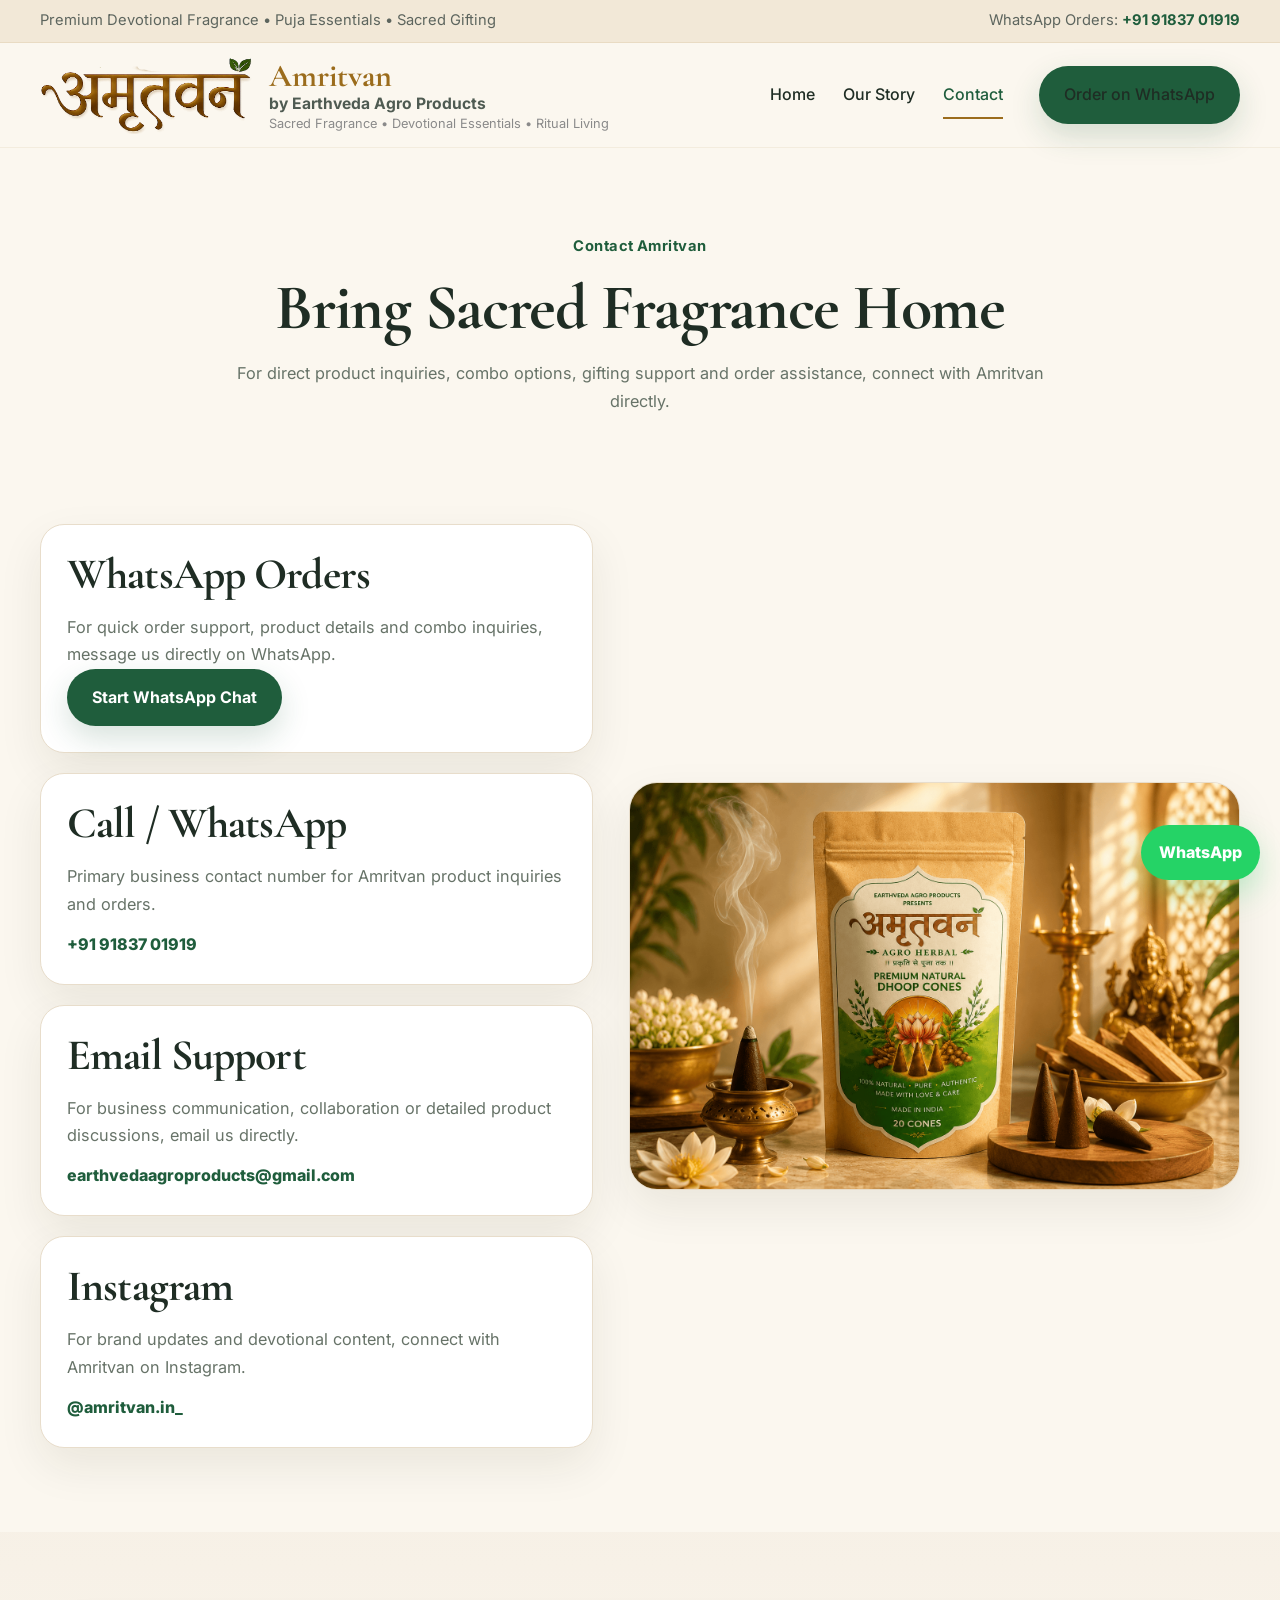
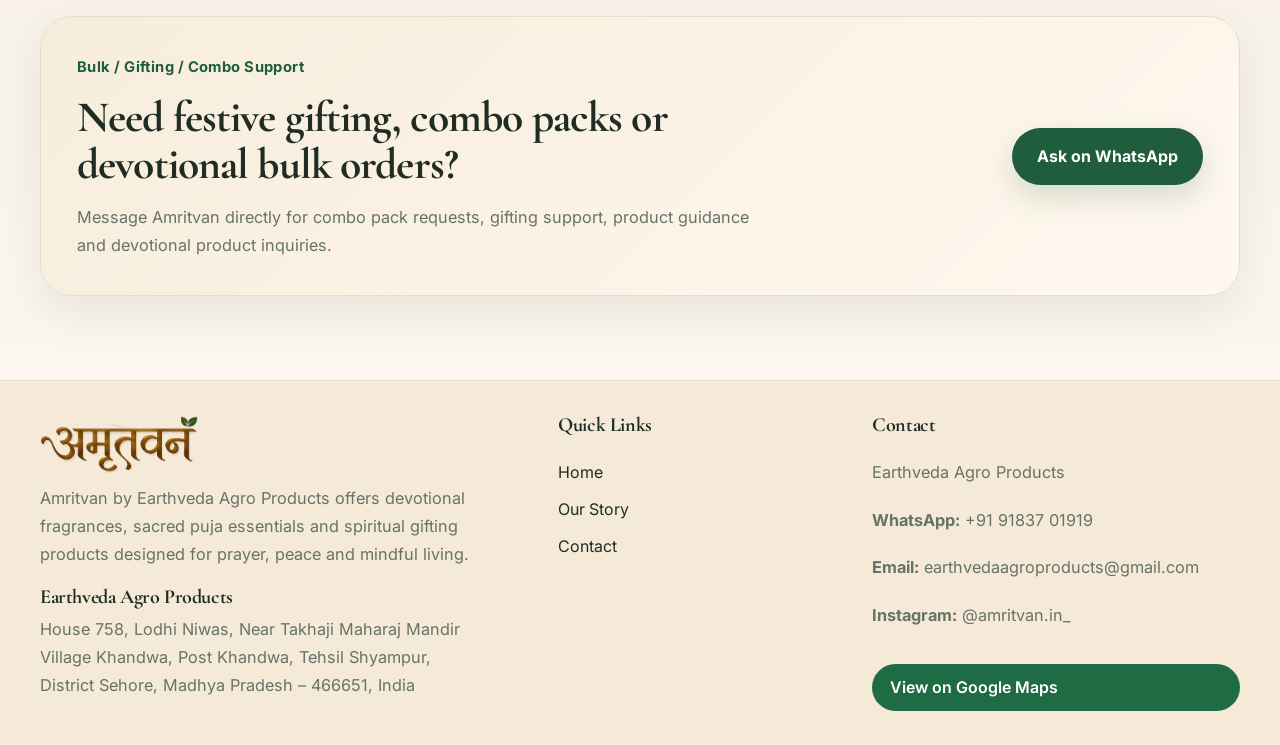
<file: contact.html>
<!DOCTYPE html>
<html lang="en">
<head>
  <meta charset="UTF-8" />
  <meta name="viewport" content="width=device-width, initial-scale=1.0" />
  <title>Contact | Amritvan</title>
  <meta name="description" content="Contact Amritvan for devotional product orders, combo packs, gifting inquiries and WhatsApp ordering." />

  <link rel="preconnect" href="https://fonts.googleapis.com" />
  <link rel="preconnect" href="https://fonts.gstatic.com" crossorigin />
  <link
    href="https://fonts.googleapis.com/css2?family=Cormorant+Garamond:wght@500;600;700&family=Inter:wght@400;500;600;700;800&display=swap"
    rel="stylesheet"
  />

  <link rel="stylesheet" href="style.css" />
</head>
<body>

  <div class="topbar">
    <div class="container topbar-wrap">
      <span>Premium Devotional Fragrance • Puja Essentials • Sacred Gifting</span>
      <span>WhatsApp Orders: <a href="https://wa.me/919183701919" target="_blank">+91 91837 01919</a></span>
    </div>
  </div>

  <header class="site-header">
    <div class="container nav-wrap">
      <a href="index.html" class="brand">
        <img src="images/logo.png" alt="Amritvan logo" class="brand-logo" />
        <div class="brand-text">
          <span class="brand-title">Amritvan</span>
          <span class="brand-company">by Earthveda Agro Products</span>
          <span class="brand-tagline">Sacred Fragrance • Devotional Essentials • Ritual Living</span>
        </div>
      </a>

      <button class="mobile-toggle" id="mobileToggle" aria-label="Toggle menu">☰</button>

      <nav class="nav" id="mainNav">
        <a href="index.html">Home</a>
        <a href="about.html">Our Story</a>
        <a href="contact.html" class="active">Contact</a>
        <a href="https://wa.me/919183701919" target="_blank" class="btn btn-primary nav-btn">Order on WhatsApp</a>
      </nav>
    </div>
  </header>

  <main>
    <section class="page-hero section">
      <div class="container narrow center">
        <span class="eyebrow">Contact Amritvan</span>
        <h1>Bring Sacred Fragrance Home</h1>
        <p>
          For direct product inquiries, combo options, gifting support and order assistance, connect with Amritvan directly.
        </p>
      </div>
    </section>

    <section class="section">
      <div class="container contact-grid-v5">
        <div class="contact-stack">
          <div class="contact-card">
            <h2>WhatsApp Orders</h2>
            <p>For quick order support, product details and combo inquiries, message us directly on WhatsApp.</p>
            <a href="https://wa.me/919183701919" target="_blank" class="btn btn-primary">Start WhatsApp Chat</a>
          </div>

          <div class="contact-card">
            <h2>Call / WhatsApp</h2>
            <p>Primary business contact number for Amritvan product inquiries and orders.</p>
            <a class="contact-link" href="tel:+919183701919">+91 91837 01919</a>
          </div>

          <div class="contact-card">
            <h2>Email Support</h2>
            <p>For business communication, collaboration or detailed product discussions, email us directly.</p>
            <a class="contact-link" href="mailto:earthvedaagroproducts@gmail.com">earthvedaagroproducts@gmail.com</a>
          </div>

          <div class="contact-card">
            <h2>Instagram</h2>
            <p>For brand updates and devotional content, connect with Amritvan on Instagram.</p>
            <a class="contact-link" href="https://instagram.com/amritvan.in_" target="_blank">@amritvan.in_</a>
          </div>
        </div>

        <div class="contact-visual">
          <div class="contact-image-card">
            <img src="images/hero-product1.png" alt="Amritvan devotional products" />
          </div>
        </div>
      </div>
    </section>

    <section class="section soft-section">
      <div class="container">
        <div class="cta-box">
          <div class="cta-copy">
            <span class="eyebrow">Bulk / Gifting / Combo Support</span>
            <h2>Need festive gifting, combo packs or devotional bulk orders?</h2>
            <p>
              Message Amritvan directly for combo pack requests, gifting support, product guidance and devotional product inquiries.
            </p>
          </div>

          <div class="cta-actions">
            <a href="https://wa.me/919183701919?text=Hi%20Amritvan,%20I%20want%20bulk%20or%20combo%20details." target="_blank" class="btn btn-primary">Ask on WhatsApp</a>
          </div>
        </div>
      </div>
    </section>
  </main>

  <footer class="site-footer">
  <div class="container footer-wrap">
    <div class="footer-brand">
      <img src="images/logo.png" alt="Amritvan logo" class="footer-logo" />
      <p class="footer-text">
        Amritvan by Earthveda Agro Products offers devotional fragrances, sacred puja essentials and spiritual gifting
        products designed for prayer, peace and mindful living.
      </p>

      <div class="footer-address">
        <h4>Earthveda Agro Products</h4>
        <p>
          House 758, Lodhi Niwas, Near Takhaji Maharaj Mandir<br />
          Village Khandwa, Post Khandwa, Tehsil Shyampur,<br />
          District Sehore, Madhya Pradesh – 466651, India
        </p>
      </div>
    </div>

    <div class="footer-links">
      <h4>Quick Links</h4>
      <a href="index.html">Home</a>
      <a href="about.html">Our Story</a>
      <a href="contact.html">Contact</a>
    </div>

    <div class="footer-contact">
      <h4>Contact</h4>
      <p><strong></strong> Earthveda Agro Products</p>
      <p><strong>WhatsApp:</strong> <a href="https://wa.me/919183701919" target="_blank">+91 91837 01919</a></p>
      <p><strong>Email:</strong> <a href="mailto:earthvedaagroproducts@gmail.com">earthvedaagroproducts@gmail.com</a></p>
      <p><strong>Instagram:</strong> <a href="https://instagram.com/amritvan.in_" target="_blank">@amritvan.in_</a></p>

      <a
        href="https://maps.app.goo.gl/VDYG4WExjJm3NHpZ6"
        target="_blank"
        class="footer-map-btn"
      >
        View on Google Maps
      </a>
    </div>
  </div>  
</footer>

  <a class="floating-whatsapp" href="https://wa.me/919183701919" target="_blank" aria-label="Chat on WhatsApp">WhatsApp</a>

  <div class="mobile-sticky-bar">
    <a href="https://wa.me/919183701919" target="_blank">WhatsApp Order</a>
  </div>

  <script src="script.js"></script>
</body>
</html>
</file>
<file: style.css>
:root {
  --bg: #fbf7ef;
  --bg-soft: #f5eee3;
  --card: #ffffff;
  --text: #1f2d24;
  --muted: #677368;
  --green: #1f5d3c;
  --green-dark: #17462d;
  --gold: #9b6c1c;
  --line: #e8ddcb;
  --shadow: 0 18px 45px rgba(41, 34, 18, 0.08);
  --radius: 28px;
  --radius-md: 22px;
  --radius-sm: 16px;
  --container: 1200px;
}

* {
  margin: 0;
  padding: 0;
  box-sizing: border-box;
}

html {
  scroll-behavior: smooth;
}

body {
  background: var(--bg);
  color: var(--text);
  font-family: "Inter", sans-serif;
  line-height: 1.7;
}

img {
  display: block;
  max-width: 100%;
}

a {
  text-decoration: none;
  color: inherit;
}

.container {
  width: min(var(--container), calc(100% - 32px));
  margin: 0 auto;
}

.narrow {
  max-width: 860px;
}

.center {
  text-align: center;
}

.section {
  padding: 84px 0;
}

.section-tight {
  padding-top: 20px;
  padding-bottom: 20px;
}

.section-last {
  padding-top: 20px;
  padding-bottom: 110px;
}

.soft-section {
  background: linear-gradient(180deg, rgba(245, 238, 227, 0.72), rgba(251, 247, 239, 0.95));
}

h1, h2, h3, h4 {
  font-family: "Cormorant Garamond", serif;
  line-height: 1.08;
  letter-spacing: -0.02em;
  color: var(--text);
}

h1 {
  font-size: clamp(2.6rem, 5vw, 4.8rem);
  margin-bottom: 18px;
}

h2 {
  font-size: clamp(2rem, 3.4vw, 3.2rem);
  margin-bottom: 16px;
}

h3 {
  font-size: 1.8rem;
  margin-bottom: 10px;
}

h4 {
  font-size: 1.25rem;
  margin-bottom: 12px;
}

p {
  color: var(--muted);
  font-size: 1.02rem;
}

.eyebrow {
  display: inline-block;
  color: var(--green);
  font-weight: 700;
  font-size: 0.92rem;
  letter-spacing: 0.03em;
  margin-bottom: 14px;
}

/* TOPBAR */
.topbar {
  background: #f2e8d7;
  border-bottom: 1px solid rgba(155, 108, 28, 0.1);
  font-size: 0.92rem;
}

.topbar-wrap {
  min-height: 42px;
  display: flex;
  align-items: center;
  justify-content: space-between;
  gap: 16px;
  color: #5d655e;
}

.topbar a {
  color: var(--green);
  font-weight: 700;
}

/* HEADER */
.site-header {
  position: sticky;
  top: 0;
  z-index: 1000;
  background: rgba(251, 247, 239, 0.95);
  backdrop-filter: blur(12px);
  border-bottom: 1px solid rgba(155, 108, 28, 0.08);
}

.nav-wrap {
  min-height: 104px;
  display: flex;
  align-items: center;
  justify-content: space-between;
  gap: 18px;
}

.brand {
  display: flex;
  align-items: center;
  gap: 14px;
}

.brand-logo {
  height: 78px;
  width: auto;
}

.brand-text {
  display: flex;
  flex-direction: column;
  line-height: 1.15;
}

.brand-title {
  font-family: "Cormorant Garamond", serif;
  font-size: 2rem;
  color: var(--gold);
  font-weight: 700;
}

.brand-company {
  font-size: 0.98rem;
  font-weight: 700;
  color: #4f5b52;
}

.brand-tagline {
  font-size: 0.8rem;
  color: #8a8a8a;
  margin-top: 4px;
}

.nav {
  display: flex;
  align-items: center;
  gap: 28px;
}

.nav a {
  font-weight: 500;
  color: var(--text);
  position: relative;
}

.nav a.active {
  color: var(--green);
}

.nav a.active::after {
  content: "";
  position: absolute;
  left: 0;
  bottom: -10px;
  width: 100%;
  height: 2px;
  background: var(--gold);
}

.nav-btn {
  margin-left: 8px;
}

.mobile-toggle {
  display: none;
  border: none;
  background: transparent;
  font-size: 1.7rem;
  cursor: pointer;
  color: var(--text);
}

/* BUTTONS */
.btn {
  display: inline-flex;
  align-items: center;
  justify-content: center;
  border-radius: 999px;
  padding: 14px 24px;
  font-weight: 700;
  transition: 0.25s ease;
  border: 1px solid transparent;
}

.btn:hover {
  transform: translateY(-2px);
}

.btn-primary {
  background: var(--green);
  color: #fff;
  box-shadow: 0 12px 30px rgba(31, 93, 60, 0.18);
}

.btn-primary:hover {
  background: var(--green-dark);
}

.btn-secondary {
  background: transparent;
  border-color: var(--line);
  color: var(--text);
}

.btn-secondary:hover {
  background: #fff;
}

.btn-amazon {
  background: #f4e7c6;
  color: #513a07;
  border-color: #e8d7aa;
}

.btn-amazon:hover {
  background: #efdcae;
}

.btn-light {
  background: #fff;
  color: var(--green);
}

.btn-light:hover {
  background: #f6f6f6;
}

/* HERO */
.hero {
  padding-top: 70px;
  padding-bottom: 70px;
}

.hero-grid {
  display: grid;
  grid-template-columns: 1.05fr 0.95fr;
  gap: 52px;
  align-items: center;
}

.hero-text {
  max-width: 650px;
  font-size: 1.08rem;
}

.hero-actions {
  display: flex;
  flex-wrap: wrap;
  gap: 14px;
  margin-top: 28px;
}

.hero-points {
  display: grid;
  gap: 12px;
  margin-top: 28px;
}

.hero-point {
  background: #fff;
  border: 1px solid var(--line);
  border-radius: 18px;
  padding: 12px 16px;
  box-shadow: var(--shadow);
  color: var(--green);
  font-weight: 600;
}

.hero-image-card {
  background: linear-gradient(180deg, #fff, #f8f0e4);
  border: 1px solid rgba(155, 108, 28, 0.12);
  border-radius: 34px;
  padding: 22px;
  box-shadow: var(--shadow);
}

.hero-image-card img {
  border-radius: 24px;
}

/* TRUST STRIP */
.trust-strip {
  display: flex;
  flex-wrap: wrap;
  gap: 12px;
  justify-content: center;
}

.trust-pill {
  background: #fff;
  border: 1px solid var(--line);
  padding: 12px 18px;
  border-radius: 999px;
  font-weight: 700;
  color: var(--green);
  box-shadow: var(--shadow);
}

/* VALUE GRID */
.value-grid {
  display: grid;
  grid-template-columns: repeat(4, 1fr);
  gap: 24px;
}

.value-card {
  background: #fff;
  border: 1px solid var(--line);
  border-radius: 24px;
  padding: 28px 22px;
  box-shadow: var(--shadow);
  text-align: center;
}

.value-icon {
  width: 70px;
  height: 70px;
  margin: 0 auto 18px;
  border-radius: 50%;
  background: linear-gradient(180deg, #f8efde, #fff);
  display: flex;
  align-items: center;
  justify-content: center;
  font-size: 1.8rem;
  border: 1px solid var(--line);
}

/* CATEGORY */
.section-head {
  max-width: 850px;
  margin: 0 auto 42px;
}

.category-grid {
  display: grid;
  grid-template-columns: repeat(3, 1fr);
  gap: 24px;
}

.category-card {
  background: #fff;
  border: 1px solid var(--line);
  border-radius: 24px;
  padding: 22px;
  text-align: center;
  box-shadow: var(--shadow);
}

.category-image {
  aspect-ratio: 1 / 1;
  background: linear-gradient(180deg, #fff, #f8f1e8);
  border-radius: 20px;
  overflow: hidden;
  margin-bottom: 18px;
  display: flex;
  align-items: center;
  justify-content: center;
}

.category-image img {
  width: 100%;
  height: 100%;
  object-fit: contain;
}

.category-link {
  display: inline-block;
  margin-top: 12px;
  color: var(--green);
  font-weight: 700;
}

/* FRAGRANCE */
.fragrance-grid {
  display: grid;
  grid-template-columns: repeat(4, 1fr);
  gap: 24px;
}

.fragrance-card {
  background: #fff;
  border: 1px solid var(--line);
  border-radius: 24px;
  padding: 20px;
  text-align: center;
  box-shadow: var(--shadow);
}

.fragrance-image {
  aspect-ratio: 1 / 1;
  background: linear-gradient(180deg, #fff, #f8f1e8);
  border-radius: 20px;
  overflow: hidden;
  margin-bottom: 16px;
  display: flex;
  align-items: center;
  justify-content: center;
}

.fragrance-image img {
  width: 100%;
  height: 100%;
  object-fit: contain;
}

/* PRODUCTS */
.product-grid {
  display: grid;
  grid-template-columns: repeat(3, 1fr);
  gap: 28px;
}

.product-card {
  position: relative;
  background: var(--card);
  border: 1px solid var(--line);
  border-radius: 28px;
  padding: 22px;
  box-shadow: var(--shadow);
  display: flex;
  flex-direction: column;
}

.product-card:hover {
  transform: translateY(-4px);
  transition: 0.25s ease;
}

.product-badge {
  position: absolute;
  top: 16px;
  left: 16px;
  z-index: 2;
  background: var(--green);
  color: #fff;
  font-size: 0.82rem;
  font-weight: 700;
  padding: 8px 12px;
  border-radius: 999px;
}

.product-image {
  aspect-ratio: 1 / 1;
  background: linear-gradient(180deg, #fff, #f8f1e8);
  border-radius: 22px;
  overflow: hidden;
  display: flex;
  align-items: center;
  justify-content: center;
  margin-bottom: 18px;
}

.product-image img {
  width: 100%;
  height: 100%;
  object-fit: contain;
}

.tag-pill {
  display: inline-flex;
  width: fit-content;
  align-items: center;
  padding: 8px 14px;
  border-radius: 999px;
  background: #eef5ef;
  border: 1px solid #d8e7dc;
  color: var(--green);
  font-size: 0.9rem;
  margin-bottom: 14px;
}

.product-card h3 {
  font-size: 2rem;
  min-height: 86px;
}

.price-row {
  display: flex;
  align-items: baseline;
  flex-wrap: wrap;
  gap: 10px;
  margin: 12px 0 14px;
}

.mrp {
  color: #8d8d8d;
  text-decoration: line-through;
  font-size: 0.95rem;
}

.price {
  font-size: 2.15rem;
  font-weight: 800;
  color: #111;
}

.pack {
  color: var(--muted);
  font-size: 0.96rem;
}

.product-card p {
  margin-bottom: 20px;
}

.card-actions {
  margin-top: auto;
}

.two-btn {
  display: grid;
  grid-template-columns: 1fr 1fr;
  gap: 12px;
}

/* COMMON CARD */
.faq-card,
.contact-card,
.dual-cta-card {
  background: #fff;
  border: 1px solid var(--line);
  border-radius: 24px;
  padding: 26px;
  box-shadow: var(--shadow);
}

/* FEATURE */
.feature-grid {
  display: grid;
  grid-template-columns: 0.9fr 1.1fr;
  gap: 42px;
  align-items: center;
}

.feature-image img {
  width: 100%;
  border-radius: 28px;
  border: 1px solid var(--line);
  box-shadow: var(--shadow);
}

.feature-list {
  margin: 18px 0 24px;
  padding-left: 18px;
  color: var(--muted);
}

.feature-list li {
  margin-bottom: 8px;
}

/* DUAL CTA */
.dual-cta-grid {
  display: grid;
  grid-template-columns: repeat(2, 1fr);
  gap: 24px;
}

.green-card {
  background: linear-gradient(135deg, var(--green), #2d7a53);
  color: #fff;
}

.green-card h3,
.green-card .eyebrow,
.green-card p {
  color: #fff;
}

/* STORY */
.story-grid {
  display: grid;
  grid-template-columns: 0.95fr 1.05fr;
  gap: 42px;
  align-items: center;
}

.story-image img,
.contact-image-card img,
.bulk-image img {
  width: 100%;
  border-radius: 28px;
  border: 1px solid var(--line);
  box-shadow: var(--shadow);
}

/* BULK */
.bulk-banner {
  display: grid;
  grid-template-columns: 1.05fr 0.95fr;
  gap: 36px;
  align-items: center;
  background: linear-gradient(135deg, #f8efde, #fff8ef);
  border: 1px solid var(--line);
  border-radius: 32px;
  padding: 34px;
  box-shadow: var(--shadow);
}

.bulk-points {
  display: flex;
  flex-wrap: wrap;
  gap: 12px 20px;
  margin: 18px 0 22px;
  color: var(--green);
  font-weight: 700;
}

/* FAQ */
.faq-grid {
  display: grid;
  grid-template-columns: repeat(2, 1fr);
  gap: 24px;
}

/* CTA */
.cta-box {
  display: flex;
  align-items: center;
  justify-content: space-between;
  gap: 28px;
  background: linear-gradient(135deg, #f7eddc, #fff8ef);
  border: 1px solid var(--line);
  border-radius: 32px;
  padding: 36px;
  box-shadow: var(--shadow);
}

.cta-copy {
  max-width: 700px;
}

.cta-actions {
  display: flex;
  gap: 14px;
  flex-wrap: wrap;
}

/* PAGE HERO */
.page-hero {
  padding-bottom: 24px;
}

/* CONTACT */
.contact-grid-v5 {
  display: grid;
  grid-template-columns: 0.95fr 1.05fr;
  gap: 36px;
  align-items: center;
}

.contact-stack {
  display: grid;
  gap: 20px;
}

.contact-link {
  display: inline-block;
  margin-top: 12px;
  color: var(--green);
  font-weight: 800;
}

.about-mini-grid {
  margin: 24px 0;
}

/* FOOTER */
.site-footer {
  background: #f4ead7;
  border-top: 1px solid var(--line);
  padding: 34px 0;
}

.footer-wrap {
  display: grid;
  grid-template-columns: 1.2fr 0.7fr 0.9fr;
  gap: 28px;
  align-items: start;
}

.footer-logo {
  height: 58px;
  margin-bottom: 12px;
}

.footer-text {
  max-width: 500px;
}

.footer-links,
.footer-contact {
  display: grid;
  gap: 10px;
}

/* FLOATING WHATSAPP */
.floating-whatsapp {
  position: fixed;
  right: 20px;
  bottom: 20px;
  background: #25d366;
  color: #fff;
  font-weight: 800;
  padding: 14px 18px;
  border-radius: 999px;
  box-shadow: 0 14px 30px rgba(37, 211, 102, 0.25);
  z-index: 999;
}

/* MOBILE STICKY */
.mobile-sticky-bar {
  display: none;
}

/* RESPONSIVE */
@media (max-width: 1100px) {
  .hero-grid,
  .story-grid,
  .bulk-banner,
  .contact-grid-v5,
  .footer-wrap,
  .category-grid,
  .cta-box,
  .feature-grid,
  .dual-cta-grid {
    grid-template-columns: 1fr;
  }

  .value-grid {
    grid-template-columns: repeat(2, 1fr);
  }

  .product-grid {
    grid-template-columns: repeat(2, 1fr);
  }

  .fragrance-grid {
    grid-template-columns: repeat(2, 1fr);
  }

  .faq-grid {
    grid-template-columns: 1fr;
  }

  .cta-box {
    align-items: flex-start;
  }
}

@media (max-width: 780px) {
  .section {
    padding: 64px 0;
  }

  .hero {
    padding-top: 50px;
  }

  .topbar-wrap {
    flex-direction: column;
    justify-content: center;
    padding: 8px 0;
    text-align: center;
  }

  .nav-wrap {
    position: relative;
  }

  .brand-logo {
    height: 58px;
  }

  .brand-title {
    font-size: 1.6rem;
  }

  .brand-company {
    font-size: 0.88rem;
  }

  .brand-tagline {
    font-size: 0.7rem;
  }

  .mobile-toggle {
    display: flex;
    align-items: center;
    justify-content: center;
    width: 46px;
    height: 46px;
    border: none;
    background: transparent;
    font-size: 1.9rem;
    cursor: pointer;
    color: var(--text);
    z-index: 1300;
    position: relative;
  }

  .nav {
    position: absolute;
    top: calc(100% + 10px);
    left: 16px;
    right: 16px;
    background: #fff;
    border: 1px solid var(--line);
    border-radius: 20px;
    box-shadow: 0 18px 40px rgba(0, 0, 0, 0.14);
    padding: 18px;
    display: none;
    flex-direction: column;
    align-items: stretch;
    gap: 14px;
    z-index: 1200;
  }

  .nav.show {
    display: flex;
  }

  .nav a {
    display: block;
    width: 100%;
    padding: 10px 4px;
    border-bottom: 1px solid rgba(0, 0, 0, 0.06);
  }

  .nav a:last-child {
    border-bottom: none;
  }

  .nav a.active::after {
    display: none;
  }

  .nav-btn {
    margin-left: 0;
    width: 100%;
  }

  .product-grid,
  .fragrance-grid,
  .category-grid,
  .value-grid {
    grid-template-columns: 1fr;
  }

  .product-card h3 {
    min-height: auto;
  }

  .two-btn {
    grid-template-columns: 1fr;
  }

  .hero-actions,
  .cta-actions {
    flex-direction: column;
    align-items: stretch;
  }

  .btn {
    width: 100%;
  }

  .floating-whatsapp {
    display: none;
  }

  .mobile-sticky-bar {
    display: block;
    position: fixed;
    left: 0;
    right: 0;
    bottom: 0;
    background: var(--green);
    z-index: 999;
    padding: 10px 16px;
    box-shadow: 0 -10px 25px rgba(0, 0, 0, 0.12);
  }

  .mobile-sticky-bar a {
    display: block;
    text-align: center;
    color: #fff;
    font-weight: 800;
    padding: 10px 14px;
  }
}

.reverse-on-desktop > * {
  direction: ltr;
}

@media (max-width: 900px) {
  .reverse-on-desktop {
    direction: ltr;
  }
}
.footer-address {
  margin-top: 18px;
}

.footer-address h4 {
  margin-bottom: 8px;
}

.footer-address p {
  margin: 0;
  line-height: 1.7;
}

.footer-contact p {
  margin-bottom: 10px;
  line-height: 1.7;
}

.footer-map-btn {
  display: inline-block;
  margin-top: 14px;
  padding: 10px 18px;
  border-radius: 999px;
  background: #1f6b43;
  color: #fff !important;
  text-decoration: none;
  font-weight: 600;
  transition: 0.3s ease;
}

.footer-map-btn:hover {
  background: #185737;
}

.footer-map {
  margin-top: 28px;
  border-top: 1px solid rgba(120, 95, 50, 0.12);
  overflow: hidden;
  border-radius: 18px 18px 0 0;
}

.footer-map iframe {
  display: block;
}

@media (max-width: 900px) {
  .footer-wrap {
    gap: 28px;
  }

  .footer-map iframe {
    height: 260px;
  }
}
</file>
